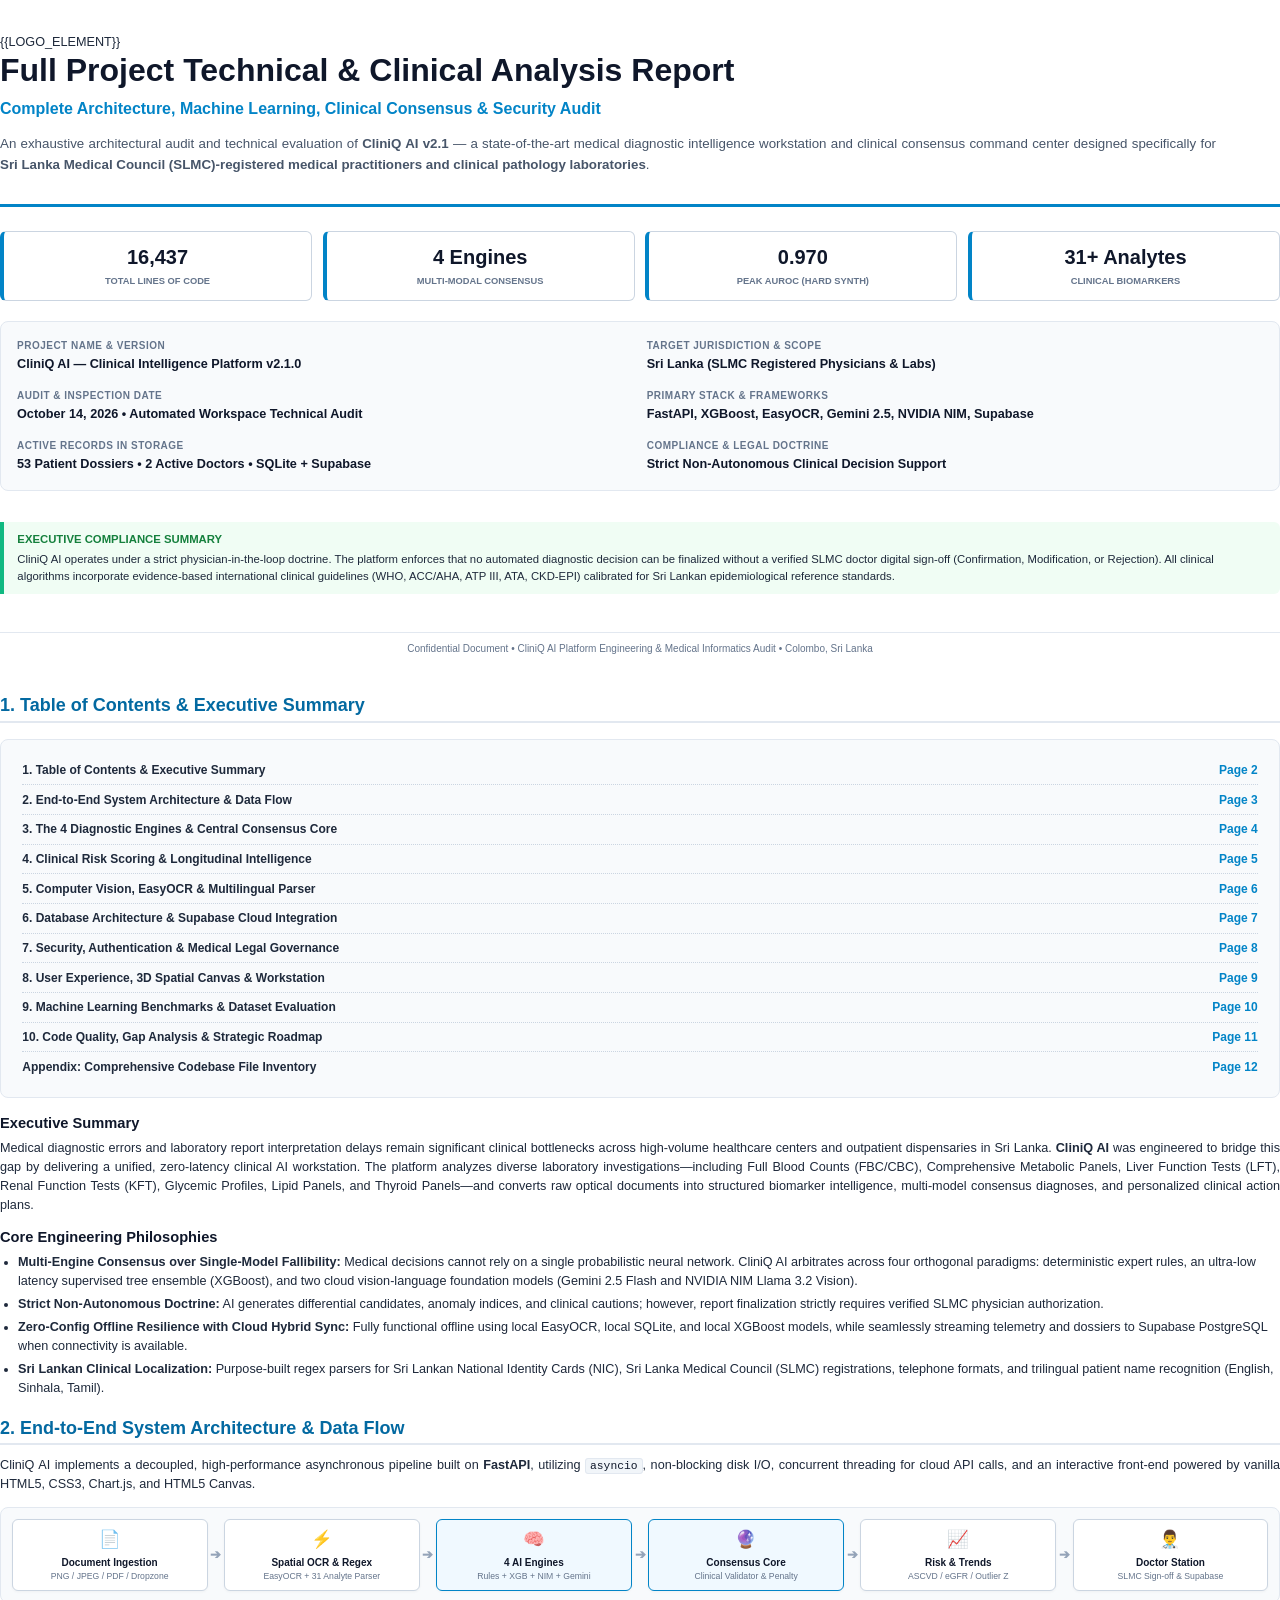
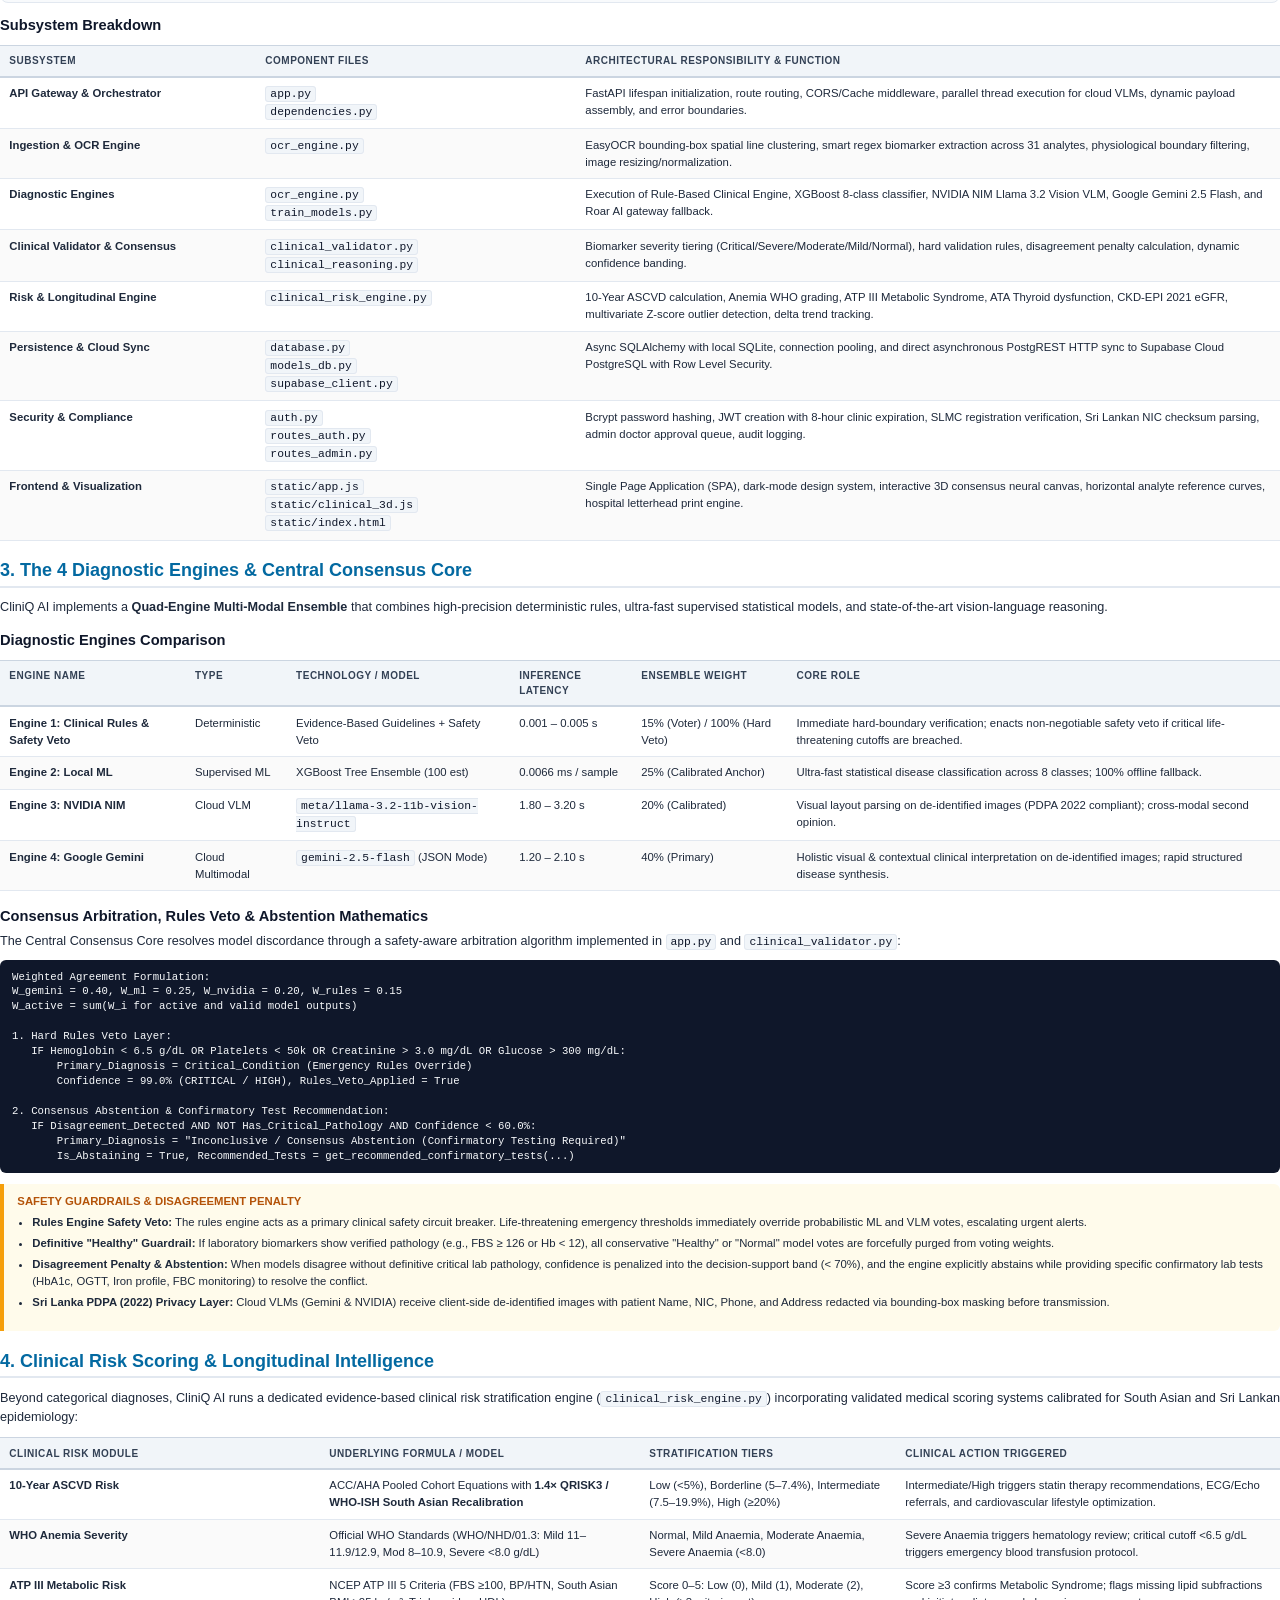
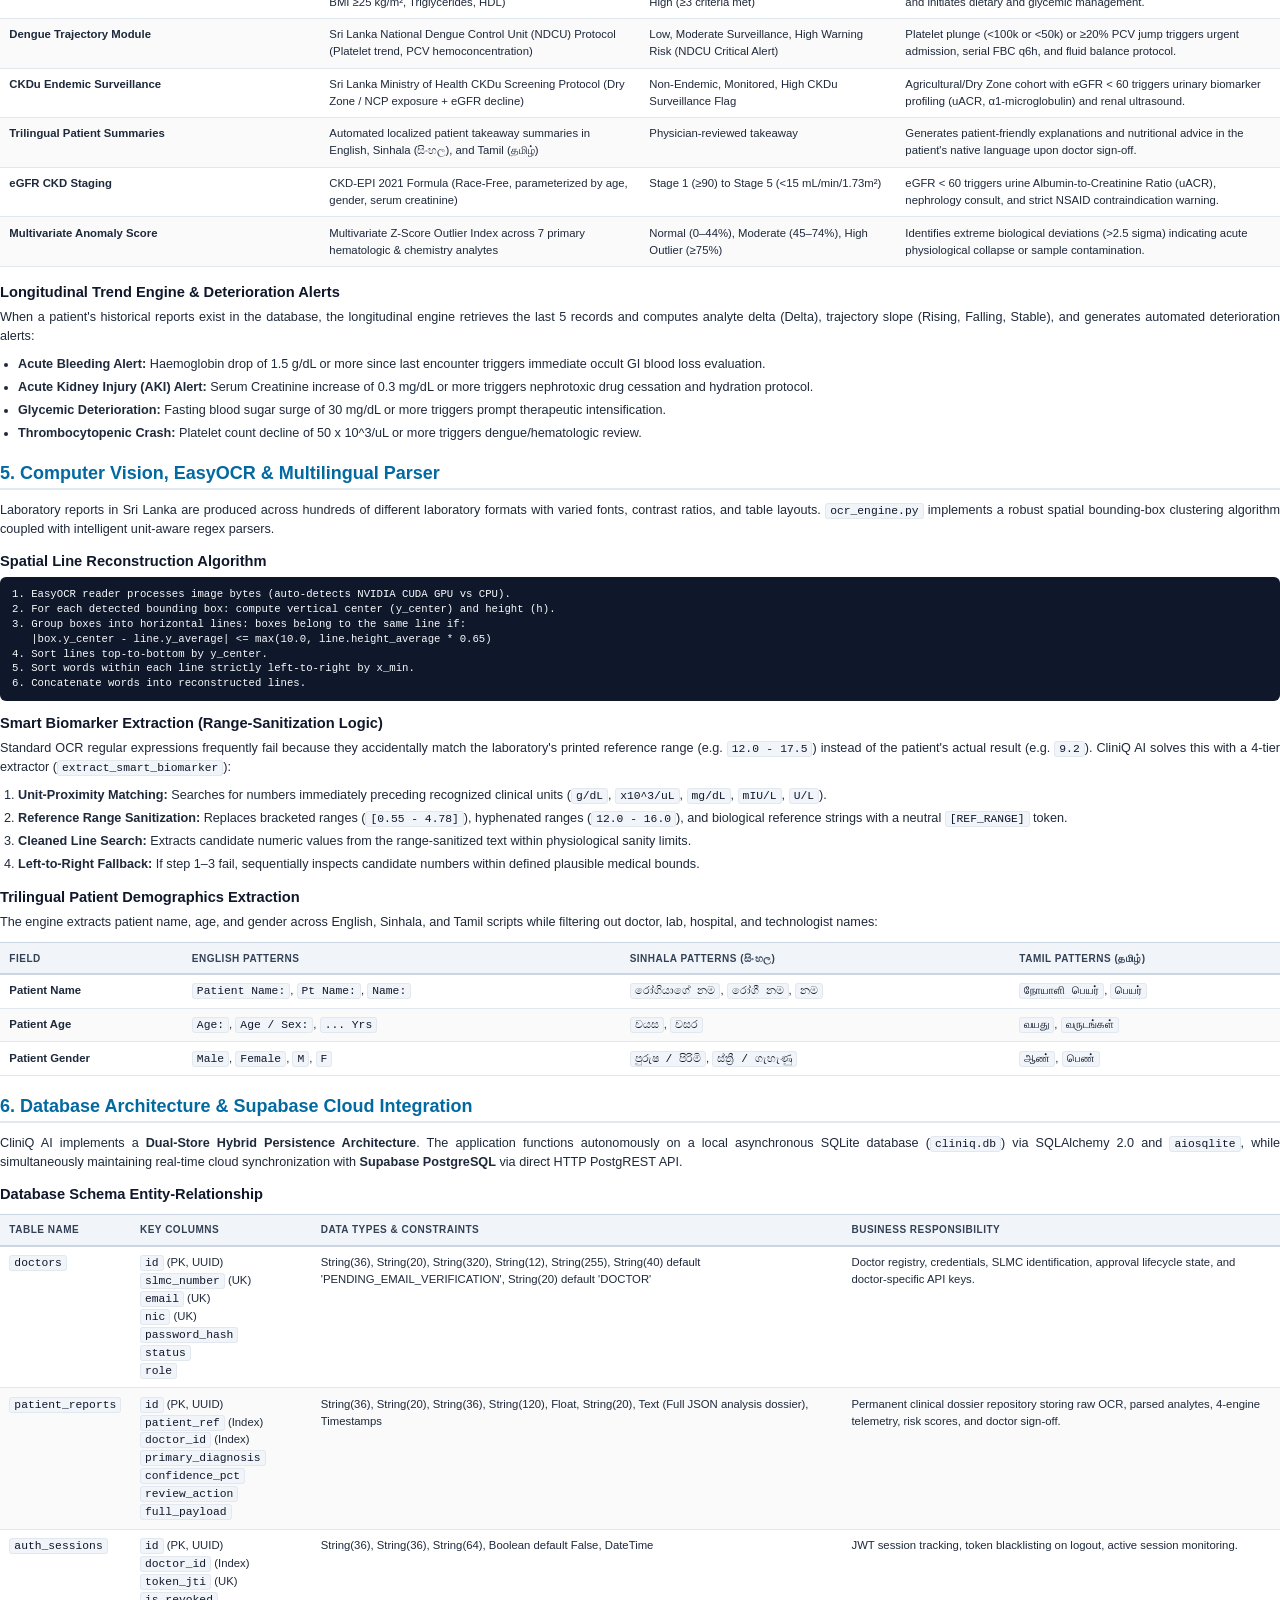
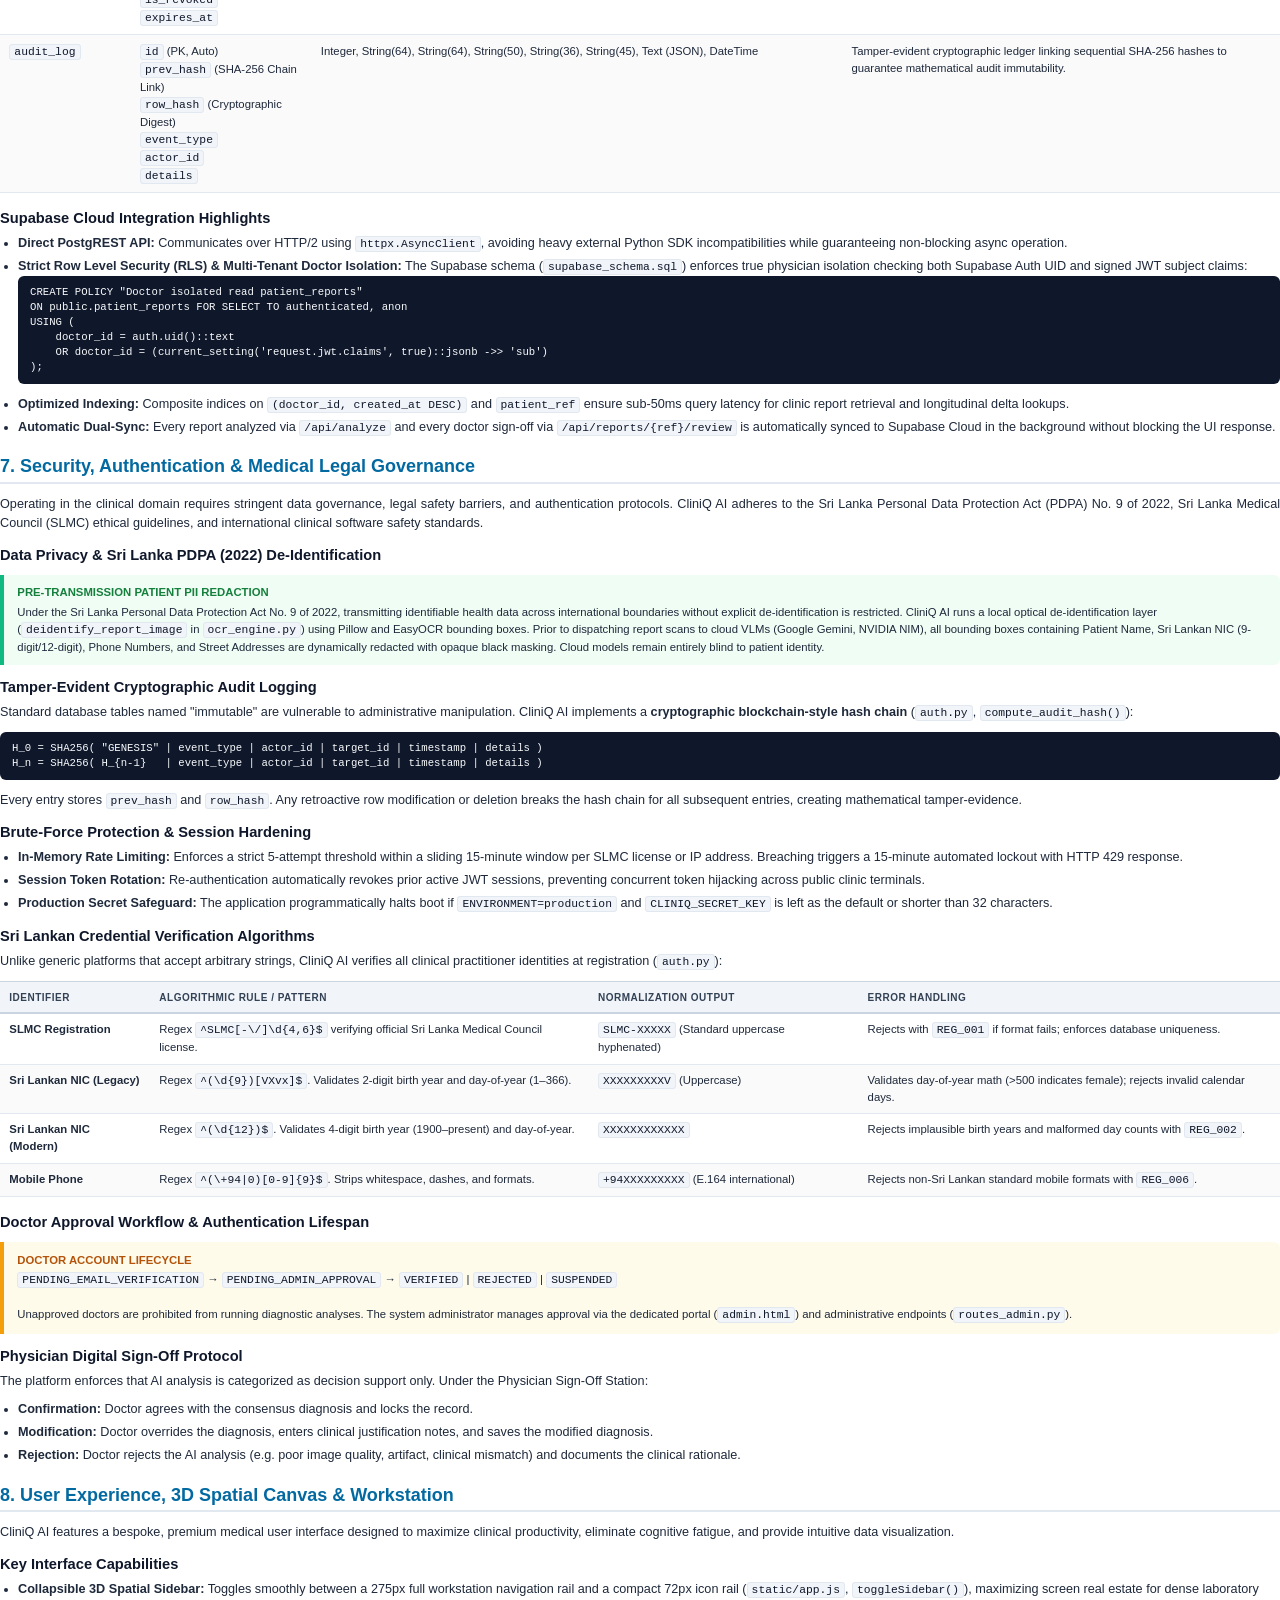
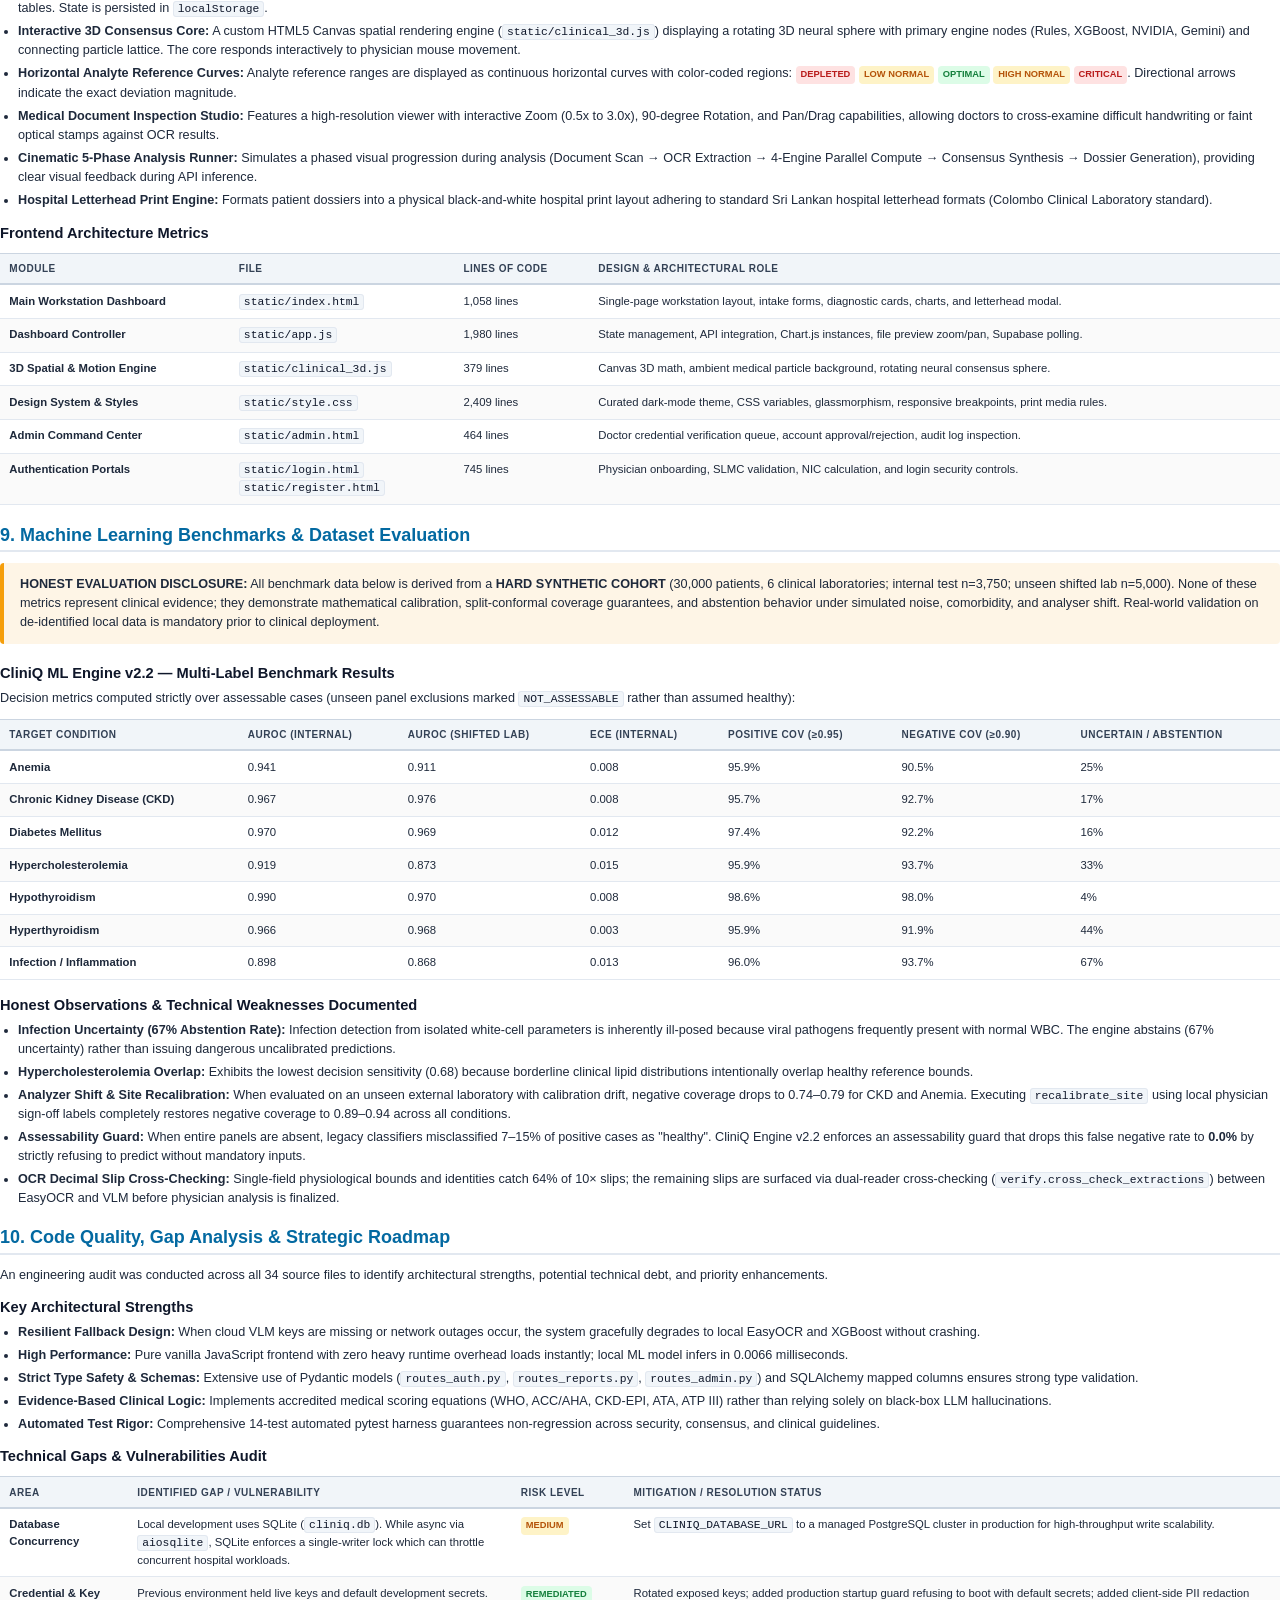
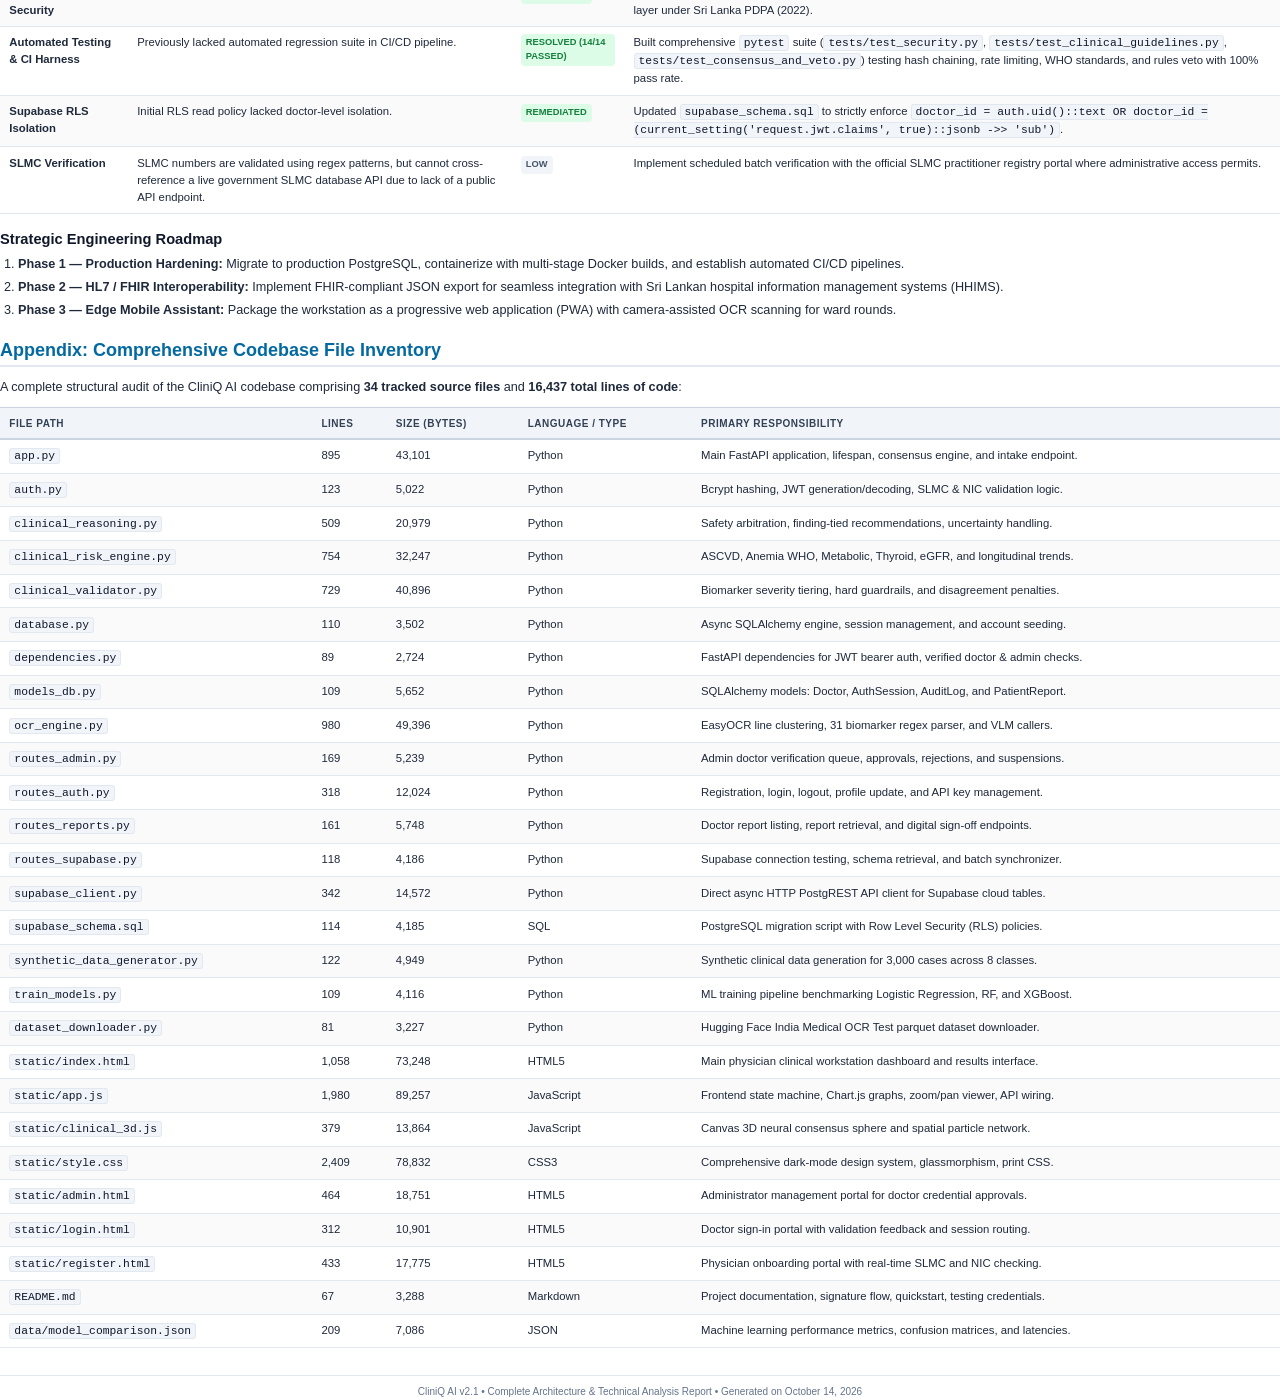
<file: report_template.html>
<!DOCTYPE html>
<html lang="en">
<head>
<meta charset="UTF-8">
<title>CliniQ AI — Complete Project Analysis & Technical Audit Report</title>
<style>
    @page {
        size: A4;
        margin: 16mm 16mm 18mm 16mm;
    }
    
    * {
        box-sizing: border-box;
        margin: 0;
        padding: 0;
    }
    
    body {
        font-family: 'Segoe UI', -apple-system, BlinkMacSystemFont, Roboto, Helvetica, Arial, sans-serif;
        color: #1e293b;
        background: #ffffff;
        line-height: 1.5;
        font-size: 9.5pt;
    }

    /* Typography */
    h1, h2, h3, h4, h5 {
        color: #0f172a;
        font-weight: 700;
        line-height: 1.25;
    }

    h1 { font-size: 22pt; letter-spacing: -0.5px; }
    h2 { 
        font-size: 13.5pt; 
        border-bottom: 2px solid #e2e8f0; 
        padding-bottom: 4px; 
        margin-top: 14pt; 
        margin-bottom: 8pt;
        color: #0369a1;
        display: flex;
        align-items: center;
        gap: 8px;
    }
    h3 { font-size: 11pt; margin-top: 10pt; margin-bottom: 5pt; color: #0f172a; }
    h4 { font-size: 9.5pt; font-weight: 600; color: #334155; margin-top: 8pt; margin-bottom: 3pt; }

    p {
        margin-bottom: 7pt;
        text-align: justify;
    }

    ul, ol {
        margin-left: 18px;
        margin-bottom: 8pt;
    }

    li {
        margin-bottom: 3pt;
    }

    /* Code & Pre */
    code, pre {
        font-family: 'Consolas', 'Courier New', monospace;
    }
    
    code {
        background: #f1f5f9;
        color: #0f172a;
        padding: 1px 4px;
        border-radius: 3px;
        font-size: 8.5pt;
        border: 1px solid #e2e8f0;
    }

    pre {
        background: #0f172a;
        color: #f8fafc;
        padding: 7pt 9pt;
        border-radius: 6px;
        font-size: 8pt;
        overflow-x: auto;
        margin-bottom: 8pt;
        line-height: 1.4;
    }

    /* Layout Elements */
    .page-break {
        page-break-after: always;
    }

    .avoid-break {
        page-break-inside: avoid;
    }

    /* Cover Page */
    .cover-page {
        padding-top: 25pt;
        padding-bottom: 15pt;
        height: 100%;
        display: flex;
        flex-direction: column;
        justify-content: space-between;
    }

    .cover-header {
        border-bottom: 3px solid #0284c7;
        padding-bottom: 14pt;
        margin-bottom: 18pt;
    }

    .brand-logo {
        height: 44px;
        margin-bottom: 10pt;
    }

    .cover-title {
        font-size: 24pt;
        font-weight: 800;
        color: #0f172a;
        line-height: 1.15;
        margin-bottom: 6pt;
    }

    .cover-subtitle {
        font-size: 12pt;
        color: #0284c7;
        font-weight: 600;
        margin-bottom: 10pt;
    }

    .cover-desc {
        font-size: 10pt;
        color: #475569;
        line-height: 1.55;
        max-width: 95%;
    }

    .meta-grid {
        display: grid;
        grid-template-columns: repeat(2, 1fr);
        gap: 10pt;
        background: #f8fafc;
        border: 1px solid #e2e8f0;
        border-radius: 8px;
        padding: 12pt;
        margin: 15pt 0;
    }

    .meta-item {
        display: flex;
        flex-direction: column;
    }

    .meta-label {
        font-size: 7.5pt;
        text-transform: uppercase;
        color: #64748b;
        font-weight: 700;
        letter-spacing: 0.5px;
        margin-bottom: 2pt;
    }

    .meta-val {
        font-size: 9.5pt;
        font-weight: 600;
        color: #0f172a;
    }

    .kpi-row {
        display: grid;
        grid-template-columns: repeat(4, 1fr);
        gap: 8pt;
        margin: 14pt 0;
    }

    .kpi-card {
        background: #ffffff;
        border: 1px solid #cbd5e1;
        border-left: 4px solid #0284c7;
        border-radius: 6px;
        padding: 8pt 6pt;
        text-align: center;
    }

    .kpi-num {
        font-size: 15pt;
        font-weight: 800;
        color: #0f172a;
    }

    .kpi-lbl {
        font-size: 7pt;
        font-weight: 600;
        color: #64748b;
        text-transform: uppercase;
        margin-top: 2pt;
    }

    /* Table of Contents */
    .toc-container {
        background: #f8fafc;
        border: 1px solid #e2e8f0;
        border-radius: 8px;
        padding: 12pt 16pt;
        margin: 12pt 0;
    }

    .toc-item {
        display: flex;
        justify-content: space-between;
        padding: 4pt 0;
        border-bottom: 1px dotted #cbd5e1;
        font-size: 9pt;
    }

    .toc-item:last-child {
        border-bottom: none;
    }

    .toc-title {
        font-weight: 600;
        color: #1e293b;
    }

    .toc-pg {
        color: #0284c7;
        font-weight: 700;
    }

    /* Tables */
    table {
        width: 100%;
        border-collapse: collapse;
        margin: 8pt 0 12pt 0;
        font-size: 8.5pt;
    }

    th, td {
        padding: 5.5pt 7pt;
        text-align: left;
        border-bottom: 1px solid #e2e8f0;
        vertical-align: top;
    }

    th {
        background: #f1f5f9;
        color: #334155;
        font-weight: 700;
        text-transform: uppercase;
        font-size: 7.5pt;
        letter-spacing: 0.5px;
        border-top: 1px solid #cbd5e1;
        border-bottom: 2px solid #cbd5e1;
    }

    tr:nth-child(even) td {
        background: #fafafa;
    }

    /* Badges */
    .badge {
        display: inline-block;
        padding: 2px 5px;
        border-radius: 4px;
        font-size: 7pt;
        font-weight: 700;
        text-transform: uppercase;
    }

    .badge-primary { background: #e0f2fe; color: #0369a1; }
    .badge-success { background: #dcfce7; color: #15803d; }
    .badge-warning { background: #fef3c7; color: #b45309; }
    .badge-danger  { background: #fee2e2; color: #b91c1c; }
    .badge-neutral { background: #f1f5f9; color: #475569; }

    /* Callout Boxes */
    .callout {
        border-left: 4px solid #0284c7;
        background: #f0f9ff;
        padding: 7pt 10pt;
        border-radius: 0 6px 6px 0;
        margin: 8pt 0;
        font-size: 8.5pt;
    }

    .callout-title {
        font-weight: 700;
        color: #0369a1;
        margin-bottom: 2pt;
    }

    .callout-warning {
        border-left-color: #f59e0b;
        background: #fffbeb;
    }

    .callout-warning .callout-title {
        color: #b45309;
    }

    .callout-success {
        border-left-color: #10b981;
        background: #f0fdf4;
    }

    .callout-success .callout-title {
        color: #15803d;
    }

    /* Architecture Diagrams (CSS Box flow) */
    .pipeline-diagram {
        display: flex;
        align-items: center;
        justify-content: space-between;
        background: #f8fafc;
        border: 1px solid #e2e8f0;
        border-radius: 8px;
        padding: 8pt 6pt;
        margin: 10pt 0;
    }

    .pipeline-step {
        background: #ffffff;
        border: 1px solid #cbd5e1;
        border-radius: 6px;
        padding: 5pt 6pt;
        text-align: center;
        flex: 1;
        margin: 0 2pt;
        box-shadow: 0 1px 3px rgba(0,0,0,0.04);
    }

    .pipeline-step.active {
        border-color: #0284c7;
        background: #f0f9ff;
    }

    .step-icon {
        font-size: 13pt;
        margin-bottom: 2pt;
    }

    .step-title {
        font-size: 7.5pt;
        font-weight: 700;
        color: #0f172a;
    }

    .step-sub {
        font-size: 6.5pt;
        color: #64748b;
    }

    .pipeline-arrow {
        color: #94a3b8;
        font-weight: 800;
        font-size: 10pt;
    }

    .footer-note {
        margin-top: 20pt;
        border-top: 1px solid #e2e8f0;
        padding-top: 6pt;
        font-size: 7.5pt;
        color: #64748b;
        text-align: center;
    }
</style>
</head>
<body>

<!-- ══════════════════════════ PAGE 1: COVER PAGE ══════════════════════════ -->
<div class="cover-page">
    <div>
        <div class="cover-header">
            {{LOGO_ELEMENT}}
            <div class="cover-title">Full Project Technical & Clinical Analysis Report</div>
            <div class="cover-subtitle">Complete Architecture, Machine Learning, Clinical Consensus & Security Audit</div>
            <p class="cover-desc">
                An exhaustive architectural audit and technical evaluation of <strong>CliniQ AI v2.1</strong> — a state-of-the-art medical diagnostic intelligence workstation and clinical consensus command center designed specifically for <strong>Sri Lanka Medical Council (SLMC)-registered medical practitioners and clinical pathology laboratories</strong>.
            </p>
        </div>

        <div class="kpi-row">
            <div class="kpi-card">
                <div class="kpi-num">16,437</div>
                <div class="kpi-lbl">Total Lines of Code</div>
            </div>
            <div class="kpi-card">
                <div class="kpi-num">4 Engines</div>
                <div class="kpi-lbl">Multi-Modal Consensus</div>
            </div>
            <div class="kpi-card">
                <div class="kpi-num">0.970</div>
                <div class="kpi-lbl">Peak AUROC (Hard Synth)</div>
            </div>
            <div class="kpi-card">
                <div class="kpi-num">31+ Analytes</div>
                <div class="kpi-lbl">Clinical Biomarkers</div>
            </div>
        </div>

        <div class="meta-grid">
            <div class="meta-item">
                <span class="meta-label">Project Name & Version</span>
                <span class="meta-val">CliniQ AI — Clinical Intelligence Platform v2.1.0</span>
            </div>
            <div class="meta-item">
                <span class="meta-label">Target Jurisdiction & Scope</span>
                <span class="meta-val">Sri Lanka (SLMC Registered Physicians & Labs)</span>
            </div>
            <div class="meta-item">
                <span class="meta-label">Audit & Inspection Date</span>
                <span class="meta-val">October 14, 2026 • Automated Workspace Technical Audit</span>
            </div>
            <div class="meta-item">
                <span class="meta-label">Primary Stack & Frameworks</span>
                <span class="meta-val">FastAPI, XGBoost, EasyOCR, Gemini 2.5, NVIDIA NIM, Supabase</span>
            </div>
            <div class="meta-item">
                <span class="meta-label">Active Records in Storage</span>
                <span class="meta-val">53 Patient Dossiers • 2 Active Doctors • SQLite + Supabase</span>
            </div>
            <div class="meta-item">
                <span class="meta-label">Compliance & Legal Doctrine</span>
                <span class="meta-val">Strict Non-Autonomous Clinical Decision Support</span>
            </div>
        </div>
    </div>

    <div class="callout callout-success">
        <div class="callout-title">EXECUTIVE COMPLIANCE SUMMARY</div>
        CliniQ AI operates under a strict physician-in-the-loop doctrine. The platform enforces that no automated diagnostic decision can be finalized without a verified SLMC doctor digital sign-off (Confirmation, Modification, or Rejection). All clinical algorithms incorporate evidence-based international clinical guidelines (WHO, ACC/AHA, ATP III, ATA, CKD-EPI) calibrated for Sri Lankan epidemiological reference standards.
    </div>

    <div class="footer-note">
        Confidential Document • CliniQ AI Platform Engineering & Medical Informatics Audit • Colombo, Sri Lanka
    </div>
</div>

<div class="page-break"></div>

<!-- ══════════════════════════ PAGE 2: TABLE OF CONTENTS & EXEC SUMMARY ══════════════════════════ -->
<h2>1. Table of Contents & Executive Summary</h2>

<div class="toc-container">
    <div class="toc-item">
        <span class="toc-title">1. Table of Contents & Executive Summary</span>
        <span class="toc-pg">Page 2</span>
    </div>
    <div class="toc-item">
        <span class="toc-title">2. End-to-End System Architecture & Data Flow</span>
        <span class="toc-pg">Page 3</span>
    </div>
    <div class="toc-item">
        <span class="toc-title">3. The 4 Diagnostic Engines & Central Consensus Core</span>
        <span class="toc-pg">Page 4</span>
    </div>
    <div class="toc-item">
        <span class="toc-title">4. Clinical Risk Scoring & Longitudinal Intelligence</span>
        <span class="toc-pg">Page 5</span>
    </div>
    <div class="toc-item">
        <span class="toc-title">5. Computer Vision, EasyOCR & Multilingual Parser</span>
        <span class="toc-pg">Page 6</span>
    </div>
    <div class="toc-item">
        <span class="toc-title">6. Database Architecture & Supabase Cloud Integration</span>
        <span class="toc-pg">Page 7</span>
    </div>
    <div class="toc-item">
        <span class="toc-title">7. Security, Authentication & Medical Legal Governance</span>
        <span class="toc-pg">Page 8</span>
    </div>
    <div class="toc-item">
        <span class="toc-title">8. User Experience, 3D Spatial Canvas & Workstation</span>
        <span class="toc-pg">Page 9</span>
    </div>
    <div class="toc-item">
        <span class="toc-title">9. Machine Learning Benchmarks & Dataset Evaluation</span>
        <span class="toc-pg">Page 10</span>
    </div>
    <div class="toc-item">
        <span class="toc-title">10. Code Quality, Gap Analysis & Strategic Roadmap</span>
        <span class="toc-pg">Page 11</span>
    </div>
    <div class="toc-item">
        <span class="toc-title">Appendix: Comprehensive Codebase File Inventory</span>
        <span class="toc-pg">Page 12</span>
    </div>
</div>

<h3>Executive Summary</h3>
<p>
    Medical diagnostic errors and laboratory report interpretation delays remain significant clinical bottlenecks across high-volume healthcare centers and outpatient dispensaries in Sri Lanka. <strong>CliniQ AI</strong> was engineered to bridge this gap by delivering a unified, zero-latency clinical AI workstation. The platform analyzes diverse laboratory investigations—including Full Blood Counts (FBC/CBC), Comprehensive Metabolic Panels, Liver Function Tests (LFT), Renal Function Tests (KFT), Glycemic Profiles, Lipid Panels, and Thyroid Panels—and converts raw optical documents into structured biomarker intelligence, multi-model consensus diagnoses, and personalized clinical action plans.
</p>

<h3>Core Engineering Philosophies</h3>
<ul>
    <li><strong>Multi-Engine Consensus over Single-Model Fallibility:</strong> Medical decisions cannot rely on a single probabilistic neural network. CliniQ AI arbitrates across four orthogonal paradigms: deterministic expert rules, an ultra-low latency supervised tree ensemble (XGBoost), and two cloud vision-language foundation models (Gemini 2.5 Flash and NVIDIA NIM Llama 3.2 Vision).</li>
    <li><strong>Strict Non-Autonomous Doctrine:</strong> AI generates differential candidates, anomaly indices, and clinical cautions; however, report finalization strictly requires verified SLMC physician authorization.</li>
    <li><strong>Zero-Config Offline Resilience with Cloud Hybrid Sync:</strong> Fully functional offline using local EasyOCR, local SQLite, and local XGBoost models, while seamlessly streaming telemetry and dossiers to Supabase PostgreSQL when connectivity is available.</li>
    <li><strong>Sri Lankan Clinical Localization:</strong> Purpose-built regex parsers for Sri Lankan National Identity Cards (NIC), Sri Lanka Medical Council (SLMC) registrations, telephone formats, and trilingual patient name recognition (English, Sinhala, Tamil).</li>
</ul>

<div class="page-break"></div>

<!-- ══════════════════════════ PAGE 3: SYSTEM ARCHITECTURE ══════════════════════════ -->
<h2>2. End-to-End System Architecture & Data Flow</h2>

<p>
    CliniQ AI implements a decoupled, high-performance asynchronous pipeline built on <strong>FastAPI</strong>, utilizing <code>asyncio</code>, non-blocking disk I/O, concurrent threading for cloud API calls, and an interactive front-end powered by vanilla HTML5, CSS3, Chart.js, and HTML5 Canvas.
</p>

<div class="pipeline-diagram avoid-break">
    <div class="pipeline-step">
        <div class="step-icon">📄</div>
        <div class="step-title">Document Ingestion</div>
        <div class="step-sub">PNG / JPEG / PDF / Dropzone</div>
    </div>
    <div class="pipeline-arrow">➔</div>
    <div class="pipeline-step">
        <div class="step-icon">⚡</div>
        <div class="step-title">Spatial OCR & Regex</div>
        <div class="step-sub">EasyOCR + 31 Analyte Parser</div>
    </div>
    <div class="pipeline-arrow">➔</div>
    <div class="pipeline-step active">
        <div class="step-icon">🧠</div>
        <div class="step-title">4 AI Engines</div>
        <div class="step-sub">Rules + XGB + NIM + Gemini</div>
    </div>
    <div class="pipeline-arrow">➔</div>
    <div class="pipeline-step active">
        <div class="step-icon">🔮</div>
        <div class="step-title">Consensus Core</div>
        <div class="step-sub">Clinical Validator & Penalty</div>
    </div>
    <div class="pipeline-arrow">➔</div>
    <div class="pipeline-step">
        <div class="step-icon">📈</div>
        <div class="step-title">Risk & Trends</div>
        <div class="step-sub">ASCVD / eGFR / Outlier Z</div>
    </div>
    <div class="pipeline-arrow">➔</div>
    <div class="pipeline-step">
        <div class="step-icon">👨‍⚕️</div>
        <div class="step-title">Doctor Station</div>
        <div class="step-sub">SLMC Sign-off & Supabase</div>
    </div>
</div>

<h3>Subsystem Breakdown</h3>
<table>
    <thead>
        <tr>
            <th style="width: 20%;">Subsystem</th>
            <th style="width: 25%;">Component Files</th>
            <th style="width: 55%;">Architectural Responsibility & Function</th>
        </tr>
    </thead>
    <tbody>
        <tr>
            <td><strong>API Gateway & Orchestrator</strong></td>
            <td><code>app.py</code><br><code>dependencies.py</code></td>
            <td>FastAPI lifespan initialization, route routing, CORS/Cache middleware, parallel thread execution for cloud VLMs, dynamic payload assembly, and error boundaries.</td>
        </tr>
        <tr>
            <td><strong>Ingestion & OCR Engine</strong></td>
            <td><code>ocr_engine.py</code></td>
            <td>EasyOCR bounding-box spatial line clustering, smart regex biomarker extraction across 31 analytes, physiological boundary filtering, image resizing/normalization.</td>
        </tr>
        <tr>
            <td><strong>Diagnostic Engines</strong></td>
            <td><code>ocr_engine.py</code><br><code>train_models.py</code></td>
            <td>Execution of Rule-Based Clinical Engine, XGBoost 8-class classifier, NVIDIA NIM Llama 3.2 Vision VLM, Google Gemini 2.5 Flash, and Roar AI gateway fallback.</td>
        </tr>
        <tr>
            <td><strong>Clinical Validator & Consensus</strong></td>
            <td><code>clinical_validator.py</code><br><code>clinical_reasoning.py</code></td>
            <td>Biomarker severity tiering (Critical/Severe/Moderate/Mild/Normal), hard validation rules, disagreement penalty calculation, dynamic confidence banding.</td>
        </tr>
        <tr>
            <td><strong>Risk & Longitudinal Engine</strong></td>
            <td><code>clinical_risk_engine.py</code></td>
            <td>10-Year ASCVD calculation, Anemia WHO grading, ATP III Metabolic Syndrome, ATA Thyroid dysfunction, CKD-EPI 2021 eGFR, multivariate Z-score outlier detection, delta trend tracking.</td>
        </tr>
        <tr>
            <td><strong>Persistence & Cloud Sync</strong></td>
            <td><code>database.py</code><br><code>models_db.py</code><br><code>supabase_client.py</code></td>
            <td>Async SQLAlchemy with local SQLite, connection pooling, and direct asynchronous PostgREST HTTP sync to Supabase Cloud PostgreSQL with Row Level Security.</td>
        </tr>
        <tr>
            <td><strong>Security & Compliance</strong></td>
            <td><code>auth.py</code><br><code>routes_auth.py</code><br><code>routes_admin.py</code></td>
            <td>Bcrypt password hashing, JWT creation with 8-hour clinic expiration, SLMC registration verification, Sri Lankan NIC checksum parsing, admin doctor approval queue, audit logging.</td>
        </tr>
        <tr>
            <td><strong>Frontend & Visualization</strong></td>
            <td><code>static/app.js</code><br><code>static/clinical_3d.js</code><br><code>static/index.html</code></td>
            <td>Single Page Application (SPA), dark-mode design system, interactive 3D consensus neural canvas, horizontal analyte reference curves, hospital letterhead print engine.</td>
        </tr>
    </tbody>
</table>

<div class="page-break"></div>

<!-- ══════════════════════════ PAGE 4: THE 4 DIAGNOSTIC ENGINES ══════════════════════════ -->
<h2>3. The 4 Diagnostic Engines & Central Consensus Core</h2>

<p>
    CliniQ AI implements a <strong>Quad-Engine Multi-Modal Ensemble</strong> that combines high-precision deterministic rules, ultra-fast supervised statistical models, and state-of-the-art vision-language reasoning.
</p>

<h3>Diagnostic Engines Comparison</h3>
<table>
    <thead>
        <tr>
            <th>Engine Name</th>
            <th>Type</th>
            <th>Technology / Model</th>
            <th>Inference Latency</th>
            <th>Ensemble Weight</th>
            <th>Core Role</th>
        </tr>
    </thead>
    <tbody>
        <tr>
            <td><strong>Engine 1: Clinical Rules & Safety Veto</strong></td>
            <td>Deterministic</td>
            <td>Evidence-Based Guidelines + Safety Veto</td>
            <td>0.001 – 0.005 s</td>
            <td>15% (Voter) / 100% (Hard Veto)</td>
            <td>Immediate hard-boundary verification; enacts non-negotiable safety veto if critical life-threatening cutoffs are breached.</td>
        </tr>
        <tr>
            <td><strong>Engine 2: Local ML</strong></td>
            <td>Supervised ML</td>
            <td>XGBoost Tree Ensemble (100 est)</td>
            <td>0.0066 ms / sample</td>
            <td>25% (Calibrated Anchor)</td>
            <td>Ultra-fast statistical disease classification across 8 classes; 100% offline fallback.</td>
        </tr>
        <tr>
            <td><strong>Engine 3: NVIDIA NIM</strong></td>
            <td>Cloud VLM</td>
            <td><code>meta/llama-3.2-11b-vision-instruct</code></td>
            <td>1.80 – 3.20 s</td>
            <td>20% (Calibrated)</td>
            <td>Visual layout parsing on de-identified images (PDPA 2022 compliant); cross-modal second opinion.</td>
        </tr>
        <tr>
            <td><strong>Engine 4: Google Gemini</strong></td>
            <td>Cloud Multimodal</td>
            <td><code>gemini-2.5-flash</code> (JSON Mode)</td>
            <td>1.20 – 2.10 s</td>
            <td>40% (Primary)</td>
            <td>Holistic visual & contextual clinical interpretation on de-identified images; rapid structured disease synthesis.</td>
        </tr>
    </tbody>
</table>

<h3>Consensus Arbitration, Rules Veto & Abstention Mathematics</h3>
<p>
    The Central Consensus Core resolves model discordance through a safety-aware arbitration algorithm implemented in <code>app.py</code> and <code>clinical_validator.py</code>:
</p>
<pre>
Weighted Agreement Formulation:
W_gemini = 0.40, W_ml = 0.25, W_nvidia = 0.20, W_rules = 0.15
W_active = sum(W_i for active and valid model outputs)

1. Hard Rules Veto Layer:
   IF Hemoglobin &lt; 6.5 g/dL OR Platelets &lt; 50k OR Creatinine &gt; 3.0 mg/dL OR Glucose &gt; 300 mg/dL:
       Primary_Diagnosis = Critical_Condition (Emergency Rules Override)
       Confidence = 99.0% (CRITICAL / HIGH), Rules_Veto_Applied = True

2. Consensus Abstention & Confirmatory Test Recommendation:
   IF Disagreement_Detected AND NOT Has_Critical_Pathology AND Confidence &lt; 60.0%:
       Primary_Diagnosis = "Inconclusive / Consensus Abstention (Confirmatory Testing Required)"
       Is_Abstaining = True, Recommended_Tests = get_recommended_confirmatory_tests(...)
</pre>

<div class="callout callout-warning avoid-break">
    <div class="callout-title">SAFETY GUARDRAILS & DISAGREEMENT PENALTY</div>
    <ul style="margin-left: 15px; margin-top: 4px;">
        <li><strong>Rules Engine Safety Veto:</strong> The rules engine acts as a primary clinical safety circuit breaker. Life-threatening emergency thresholds immediately override probabilistic ML and VLM votes, escalating urgent alerts.</li>
        <li><strong>Definitive "Healthy" Guardrail:</strong> If laboratory biomarkers show verified pathology (e.g., FBS &ge; 126 or Hb &lt; 12), all conservative "Healthy" or "Normal" model votes are forcefully purged from voting weights.</li>
        <li><strong>Disagreement Penalty & Abstention:</strong> When models disagree without definitive critical lab pathology, confidence is penalized into the decision-support band (&lt; 70%), and the engine explicitly abstains while providing specific confirmatory lab tests (HbA1c, OGTT, Iron profile, FBC monitoring) to resolve the conflict.</li>
        <li><strong>Sri Lanka PDPA (2022) Privacy Layer:</strong> Cloud VLMs (Gemini & NVIDIA) receive client-side de-identified images with patient Name, NIC, Phone, and Address redacted via bounding-box masking before transmission.</li>
    </ul>
</div>

<div class="page-break"></div>

<!-- ══════════════════════════ PAGE 5: CLINICAL RISK ENGINE ══════════════════════════ -->
<h2>4. Clinical Risk Scoring & Longitudinal Intelligence</h2>

<p>
    Beyond categorical diagnoses, CliniQ AI runs a dedicated evidence-based clinical risk stratification engine (<code>clinical_risk_engine.py</code>) incorporating validated medical scoring systems calibrated for South Asian and Sri Lankan epidemiology:
</p>

<table>
    <thead>
        <tr>
            <th style="width: 25%;">Clinical Risk Module</th>
            <th style="width: 25%;">Underlying Formula / Model</th>
            <th style="width: 20%;">Stratification Tiers</th>
            <th style="width: 30%;">Clinical Action Triggered</th>
        </tr>
    </thead>
    <tbody>
        <tr>
            <td><strong>10-Year ASCVD Risk</strong></td>
            <td>ACC/AHA Pooled Cohort Equations with <strong>1.4&times; QRISK3 / WHO-ISH South Asian Recalibration</strong></td>
            <td>Low (&lt;5%), Borderline (5–7.4%), Intermediate (7.5–19.9%), High (&ge;20%)</td>
            <td>Intermediate/High triggers statin therapy recommendations, ECG/Echo referrals, and cardiovascular lifestyle optimization.</td>
        </tr>
        <tr>
            <td><strong>WHO Anemia Severity</strong></td>
            <td>Official WHO Standards (WHO/NHD/01.3: Mild 11–11.9/12.9, Mod 8–10.9, Severe &lt;8.0 g/dL)</td>
            <td>Normal, Mild Anaemia, Moderate Anaemia, Severe Anaemia (&lt;8.0)</td>
            <td>Severe Anaemia triggers hematology review; critical cutoff &lt;6.5 g/dL triggers emergency blood transfusion protocol.</td>
        </tr>
        <tr>
            <td><strong>ATP III Metabolic Risk</strong></td>
            <td>NCEP ATP III 5 Criteria (FBS &ge;100, BP/HTN, South Asian BMI &ge;25 kg/m&sup2;, Triglycerides, HDL)</td>
            <td>Score 0–5: Low (0), Mild (1), Moderate (2), High (&ge;3 criteria met)</td>
            <td>Score &ge;3 confirms Metabolic Syndrome; flags missing lipid subfractions and initiates dietary and glycemic management.</td>
        </tr>
        <tr>
            <td><strong>Dengue Trajectory Module</strong></td>
            <td>Sri Lanka National Dengue Control Unit (NDCU) Protocol (Platelet trend, PCV hemoconcentration)</td>
            <td>Low, Moderate Surveillance, High Warning Risk (NDCU Critical Alert)</td>
            <td>Platelet plunge (&lt;100k or &lt;50k) or &ge;20% PCV jump triggers urgent admission, serial FBC q6h, and fluid balance protocol.</td>
        </tr>
        <tr>
            <td><strong>CKDu Endemic Surveillance</strong></td>
            <td>Sri Lanka Ministry of Health CKDu Screening Protocol (Dry Zone / NCP exposure + eGFR decline)</td>
            <td>Non-Endemic, Monitored, High CKDu Surveillance Flag</td>
            <td>Agricultural/Dry Zone cohort with eGFR &lt; 60 triggers urinary biomarker profiling (uACR, &alpha;1-microglobulin) and renal ultrasound.</td>
        </tr>
        <tr>
            <td><strong>Trilingual Patient Summaries</strong></td>
            <td>Automated localized patient takeaway summaries in English, Sinhala (සිංහල), and Tamil (தமிழ்)</td>
            <td>Physician-reviewed takeaway</td>
            <td>Generates patient-friendly explanations and nutritional advice in the patient's native language upon doctor sign-off.</td>
        </tr>
        <tr>
            <td><strong>eGFR CKD Staging</strong></td>
            <td>CKD-EPI 2021 Formula (Race-Free, parameterized by age, gender, serum creatinine)</td>
            <td>Stage 1 (&ge;90) to Stage 5 (&lt;15 mL/min/1.73m&sup2;)</td>
            <td>eGFR &lt; 60 triggers urine Albumin-to-Creatinine Ratio (uACR), nephrology consult, and strict NSAID contraindication warning.</td>
        </tr>
        <tr>
            <td><strong>Multivariate Anomaly Score</strong></td>
            <td>Multivariate Z-Score Outlier Index across 7 primary hematologic & chemistry analytes</td>
            <td>Normal (0–44%), Moderate (45–74%), High Outlier (&ge;75%)</td>
            <td>Identifies extreme biological deviations (&gt;2.5 sigma) indicating acute physiological collapse or sample contamination.</td>
        </tr>
    </tbody>
</table>

<h3>Longitudinal Trend Engine & Deterioration Alerts</h3>
<p>
    When a patient's historical reports exist in the database, the longitudinal engine retrieves the last 5 records and computes analyte delta (Delta), trajectory slope (Rising, Falling, Stable), and generates automated deterioration alerts:
</p>
<ul>
    <li><strong>Acute Bleeding Alert:</strong> Haemoglobin drop of 1.5 g/dL or more since last encounter triggers immediate occult GI blood loss evaluation.</li>
    <li><strong>Acute Kidney Injury (AKI) Alert:</strong> Serum Creatinine increase of 0.3 mg/dL or more triggers nephrotoxic drug cessation and hydration protocol.</li>
    <li><strong>Glycemic Deterioration:</strong> Fasting blood sugar surge of 30 mg/dL or more triggers prompt therapeutic intensification.</li>
    <li><strong>Thrombocytopenic Crash:</strong> Platelet count decline of 50 x 10^3/uL or more triggers dengue/hematologic review.</li>
</ul>

<div class="page-break"></div>

<!-- ══════════════════════════ PAGE 6: OCR & BIOMARKER ENGINE ══════════════════════════ -->
<h2>5. Computer Vision, EasyOCR & Multilingual Parser</h2>

<p>
    Laboratory reports in Sri Lanka are produced across hundreds of different laboratory formats with varied fonts, contrast ratios, and table layouts. <code>ocr_engine.py</code> implements a robust spatial bounding-box clustering algorithm coupled with intelligent unit-aware regex parsers.
</p>

<h3>Spatial Line Reconstruction Algorithm</h3>
<pre>
1. EasyOCR reader processes image bytes (auto-detects NVIDIA CUDA GPU vs CPU).
2. For each detected bounding box: compute vertical center (y_center) and height (h).
3. Group boxes into horizontal lines: boxes belong to the same line if:
   |box.y_center - line.y_average| &lt;= max(10.0, line.height_average * 0.65)
4. Sort lines top-to-bottom by y_center.
5. Sort words within each line strictly left-to-right by x_min.
6. Concatenate words into reconstructed lines.
</pre>

<h3>Smart Biomarker Extraction (Range-Sanitization Logic)</h3>
<p>
    Standard OCR regular expressions frequently fail because they accidentally match the laboratory's printed reference range (e.g. <code>12.0 - 17.5</code>) instead of the patient's actual result (e.g. <code>9.2</code>). CliniQ AI solves this with a 4-tier extractor (<code>extract_smart_biomarker</code>):
</p>
<ol>
    <li><strong>Unit-Proximity Matching:</strong> Searches for numbers immediately preceding recognized clinical units (<code>g/dL</code>, <code>x10^3/uL</code>, <code>mg/dL</code>, <code>mIU/L</code>, <code>U/L</code>).</li>
    <li><strong>Reference Range Sanitization:</strong> Replaces bracketed ranges (<code>[0.55 - 4.78]</code>), hyphenated ranges (<code>12.0 - 16.0</code>), and biological reference strings with a neutral <code>[REF_RANGE]</code> token.</li>
    <li><strong>Cleaned Line Search:</strong> Extracts candidate numeric values from the range-sanitized text within physiological sanity limits.</li>
    <li><strong>Left-to-Right Fallback:</strong> If step 1–3 fail, sequentially inspects candidate numbers within defined plausible medical bounds.</li>
</ol>

<h3>Trilingual Patient Demographics Extraction</h3>
<p>
    The engine extracts patient name, age, and gender across English, Sinhala, and Tamil scripts while filtering out doctor, lab, hospital, and technologist names:
</p>
<table>
    <thead>
        <tr>
            <th>Field</th>
            <th>English Patterns</th>
            <th>Sinhala Patterns (සිංහල)</th>
            <th>Tamil Patterns (தமிழ்)</th>
        </tr>
    </thead>
    <tbody>
        <tr>
            <td><strong>Patient Name</strong></td>
            <td><code>Patient Name:</code>, <code>Pt Name:</code>, <code>Name:</code></td>
            <td><code>රෝගියාගේ නම</code>, <code>රෝගී නම</code>, <code>නම</code></td>
            <td><code>நோயாளி பெயர்</code>, <code>பெயர்</code></td>
        </tr>
        <tr>
            <td><strong>Patient Age</strong></td>
            <td><code>Age:</code>, <code>Age / Sex:</code>, <code>... Yrs</code></td>
            <td><code>වයස</code>, <code>වසර</code></td>
            <td><code>வயது</code>, <code>வருடங்கள்</code></td>
        </tr>
        <tr>
            <td><strong>Patient Gender</strong></td>
            <td><code>Male</code>, <code>Female</code>, <code>M</code>, <code>F</code></td>
            <td><code>පුරුෂ / පිරිමි</code>, <code>ස්ත්‍රී / ගැහැණු</code></td>
            <td><code>ஆண்</code>, <code>பெண்</code></td>
        </tr>
    </tbody>
</table>

<div class="page-break"></div>

<!-- ══════════════════════════ PAGE 7: DATABASE & SUPABASE ══════════════════════════ -->
<h2>6. Database Architecture & Supabase Cloud Integration</h2>

<p>
    CliniQ AI implements a <strong>Dual-Store Hybrid Persistence Architecture</strong>. The application functions autonomously on a local asynchronous SQLite database (<code>cliniq.db</code>) via SQLAlchemy 2.0 and <code>aiosqlite</code>, while simultaneously maintaining real-time cloud synchronization with <strong>Supabase PostgreSQL</strong> via direct HTTP PostgREST API.
</p>

<h3>Database Schema Entity-Relationship</h3>
<table>
    <thead>
        <tr>
            <th>Table Name</th>
            <th>Key Columns</th>
            <th>Data Types & Constraints</th>
            <th>Business Responsibility</th>
        </tr>
    </thead>
    <tbody>
        <tr>
            <td><code>doctors</code></td>
            <td><code>id</code> (PK, UUID)<br><code>slmc_number</code> (UK)<br><code>email</code> (UK)<br><code>nic</code> (UK)<br><code>password_hash</code><br><code>status</code><br><code>role</code></td>
            <td>String(36), String(20), String(320), String(12), String(255), String(40) default 'PENDING_EMAIL_VERIFICATION', String(20) default 'DOCTOR'</td>
            <td>Doctor registry, credentials, SLMC identification, approval lifecycle state, and doctor-specific API keys.</td>
        </tr>
        <tr>
            <td><code>patient_reports</code></td>
            <td><code>id</code> (PK, UUID)<br><code>patient_ref</code> (Index)<br><code>doctor_id</code> (Index)<br><code>primary_diagnosis</code><br><code>confidence_pct</code><br><code>review_action</code><br><code>full_payload</code></td>
            <td>String(36), String(20), String(36), String(120), Float, String(20), Text (Full JSON analysis dossier), Timestamps</td>
            <td>Permanent clinical dossier repository storing raw OCR, parsed analytes, 4-engine telemetry, risk scores, and doctor sign-off.</td>
        </tr>
        <tr>
            <td><code>auth_sessions</code></td>
            <td><code>id</code> (PK, UUID)<br><code>doctor_id</code> (Index)<br><code>token_jti</code> (UK)<br><code>is_revoked</code><br><code>expires_at</code></td>
            <td>String(36), String(36), String(64), Boolean default False, DateTime</td>
            <td>JWT session tracking, token blacklisting on logout, active session monitoring.</td>
        </tr>
        <tr>
            <td><code>audit_log</code></td>
            <td><code>id</code> (PK, Auto)<br><code>prev_hash</code> (SHA-256 Chain Link)<br><code>row_hash</code> (Cryptographic Digest)<br><code>event_type</code><br><code>actor_id</code><br><code>details</code></td>
            <td>Integer, String(64), String(64), String(50), String(36), String(45), Text (JSON), DateTime</td>
            <td>Tamper-evident cryptographic ledger linking sequential SHA-256 hashes to guarantee mathematical audit immutability.</td>
        </tr>
    </tbody>
</table>

<h3>Supabase Cloud Integration Highlights</h3>
<ul>
    <li><strong>Direct PostgREST API:</strong> Communicates over HTTP/2 using <code>httpx.AsyncClient</code>, avoiding heavy external Python SDK incompatibilities while guaranteeing non-blocking async operation.</li>
    <li><strong>Strict Row Level Security (RLS) & Multi-Tenant Doctor Isolation:</strong> The Supabase schema (<code>supabase_schema.sql</code>) enforces true physician isolation checking both Supabase Auth UID and signed JWT subject claims:
        <pre>CREATE POLICY "Doctor isolated read patient_reports"
ON public.patient_reports FOR SELECT TO authenticated, anon
USING (
    doctor_id = auth.uid()::text 
    OR doctor_id = (current_setting('request.jwt.claims', true)::jsonb -&gt;&gt; 'sub')
);</pre>
    </li>
    <li><strong>Optimized Indexing:</strong> Composite indices on <code>(doctor_id, created_at DESC)</code> and <code>patient_ref</code> ensure sub-50ms query latency for clinic report retrieval and longitudinal delta lookups.</li>
    <li><strong>Automatic Dual-Sync:</strong> Every report analyzed via <code>/api/analyze</code> and every doctor sign-off via <code>/api/reports/{ref}/review</code> is automatically synced to Supabase Cloud in the background without blocking the UI response.</li>
</ul>

<div class="page-break"></div>

<!-- ══════════════════════════ PAGE 8: SECURITY & GOVERNANCE ══════════════════════════ -->
<h2>7. Security, Authentication & Medical Legal Governance</h2>

<p>
    Operating in the clinical domain requires stringent data governance, legal safety barriers, and authentication protocols. CliniQ AI adheres to the Sri Lanka Personal Data Protection Act (PDPA) No. 9 of 2022, Sri Lanka Medical Council (SLMC) ethical guidelines, and international clinical software safety standards.
</p>

<h3>Data Privacy & Sri Lanka PDPA (2022) De-Identification</h3>
<div class="callout callout-success avoid-break">
    <div class="callout-title">PRE-TRANSMISSION PATIENT PII REDACTION</div>
    Under the Sri Lanka Personal Data Protection Act No. 9 of 2022, transmitting identifiable health data across international boundaries without explicit de-identification is restricted. CliniQ AI runs a local optical de-identification layer (<code>deidentify_report_image</code> in <code>ocr_engine.py</code>) using Pillow and EasyOCR bounding boxes. Prior to dispatching report scans to cloud VLMs (Google Gemini, NVIDIA NIM), all bounding boxes containing Patient Name, Sri Lankan NIC (9-digit/12-digit), Phone Numbers, and Street Addresses are dynamically redacted with opaque black masking. Cloud models remain entirely blind to patient identity.
</div>

<h3>Tamper-Evident Cryptographic Audit Logging</h3>
<p>
    Standard database tables named "immutable" are vulnerable to administrative manipulation. CliniQ AI implements a <strong>cryptographic blockchain-style hash chain</strong> (<code>auth.py</code>, <code>compute_audit_hash()</code>):
</p>
<pre>
H_0 = SHA256( "GENESIS" | event_type | actor_id | target_id | timestamp | details )
H_n = SHA256( H_{n-1}   | event_type | actor_id | target_id | timestamp | details )
</pre>
<p>
    Every entry stores <code>prev_hash</code> and <code>row_hash</code>. Any retroactive row modification or deletion breaks the hash chain for all subsequent entries, creating mathematical tamper-evidence.
</p>

<h3>Brute-Force Protection & Session Hardening</h3>
<ul>
    <li><strong>In-Memory Rate Limiting:</strong> Enforces a strict 5-attempt threshold within a sliding 15-minute window per SLMC license or IP address. Breaching triggers a 15-minute automated lockout with HTTP 429 response.</li>
    <li><strong>Session Token Rotation:</strong> Re-authentication automatically revokes prior active JWT sessions, preventing concurrent token hijacking across public clinic terminals.</li>
    <li><strong>Production Secret Safeguard:</strong> The application programmatically halts boot if <code>ENVIRONMENT=production</code> and <code>CLINIQ_SECRET_KEY</code> is left as the default or shorter than 32 characters.</li>
</ul>

<h3>Sri Lankan Credential Verification Algorithms</h3>
<p>
    Unlike generic platforms that accept arbitrary strings, CliniQ AI verifies all clinical practitioner identities at registration (<code>auth.py</code>):
</p>
<table>
    <thead>
        <tr>
            <th>Identifier</th>
            <th>Algorithmic Rule / Pattern</th>
            <th>Normalization Output</th>
            <th>Error Handling</th>
        </tr>
    </thead>
    <tbody>
        <tr>
            <td><strong>SLMC Registration</strong></td>
            <td>Regex <code>^SLMC[-\/]\d{4,6}$</code> verifying official Sri Lanka Medical Council license.</td>
            <td><code>SLMC-XXXXX</code> (Standard uppercase hyphenated)</td>
            <td>Rejects with <code>REG_001</code> if format fails; enforces database uniqueness.</td>
        </tr>
        <tr>
            <td><strong>Sri Lankan NIC (Legacy)</strong></td>
            <td>Regex <code>^(\d{9})[VXvx]$</code>. Validates 2-digit birth year and day-of-year (1–366).</td>
            <td><code>XXXXXXXXXV</code> (Uppercase)</td>
            <td>Validates day-of-year math (&gt;500 indicates female); rejects invalid calendar days.</td>
        </tr>
        <tr>
            <td><strong>Sri Lankan NIC (Modern)</strong></td>
            <td>Regex <code>^(\d{12})$</code>. Validates 4-digit birth year (1900–present) and day-of-year.</td>
            <td><code>XXXXXXXXXXXX</code></td>
            <td>Rejects implausible birth years and malformed day counts with <code>REG_002</code>.</td>
        </tr>
        <tr>
            <td><strong>Mobile Phone</strong></td>
            <td>Regex <code>^(\+94|0)[0-9]{9}$</code>. Strips whitespace, dashes, and formats.</td>
            <td><code>+94XXXXXXXXX</code> (E.164 international)</td>
            <td>Rejects non-Sri Lankan standard mobile formats with <code>REG_006</code>.</td>
        </tr>
    </tbody>
</table>

<h3>Doctor Approval Workflow & Authentication Lifespan</h3>
<div class="callout callout-warning avoid-break">
    <div class="callout-title">DOCTOR ACCOUNT LIFECYCLE</div>
    <code>PENDING_EMAIL_VERIFICATION</code> &rarr; <code>PENDING_ADMIN_APPROVAL</code> &rarr; <code>VERIFIED</code> | <code>REJECTED</code> | <code>SUSPENDED</code>
    <br><br>
    Unapproved doctors are prohibited from running diagnostic analyses. The system administrator manages approval via the dedicated portal (<code>admin.html</code>) and administrative endpoints (<code>routes_admin.py</code>).
</div>

<h3>Physician Digital Sign-Off Protocol</h3>
<p>
    The platform enforces that AI analysis is categorized as decision support only. Under the Physician Sign-Off Station:
</p>
<ul>
    <li><strong>Confirmation:</strong> Doctor agrees with the consensus diagnosis and locks the record.</li>
    <li><strong>Modification:</strong> Doctor overrides the diagnosis, enters clinical justification notes, and saves the modified diagnosis.</li>
    <li><strong>Rejection:</strong> Doctor rejects the AI analysis (e.g. poor image quality, artifact, clinical mismatch) and documents the clinical rationale.</li>
</ul>

<div class="page-break"></div>

<!-- ══════════════════════════ PAGE 9: FRONTEND & UX ══════════════════════════ -->
<h2>8. User Experience, 3D Spatial Canvas & Workstation</h2>

<p>
    CliniQ AI features a bespoke, premium medical user interface designed to maximize clinical productivity, eliminate cognitive fatigue, and provide intuitive data visualization.
</p>

<h3>Key Interface Capabilities</h3>
<ul>
    <li><strong>Collapsible 3D Spatial Sidebar:</strong> Toggles smoothly between a 275px full workstation navigation rail and a compact 72px icon rail (<code>static/app.js</code>, <code>toggleSidebar()</code>), maximizing screen real estate for dense laboratory tables. State is persisted in <code>localStorage</code>.</li>
    <li><strong>Interactive 3D Consensus Core:</strong> A custom HTML5 Canvas spatial rendering engine (<code>static/clinical_3d.js</code>) displaying a rotating 3D neural sphere with primary engine nodes (Rules, XGBoost, NVIDIA, Gemini) and connecting particle lattice. The core responds interactively to physician mouse movement.</li>
    <li><strong>Horizontal Analyte Reference Curves:</strong> Analyte reference ranges are displayed as continuous horizontal curves with color-coded regions:
        <span class="badge badge-danger">Depleted</span>
        <span class="badge badge-warning">Low Normal</span>
        <span class="badge badge-success">Optimal</span>
        <span class="badge badge-warning">High Normal</span>
        <span class="badge badge-danger">Critical</span>. Directional arrows indicate the exact deviation magnitude.
    </li>
    <li><strong>Medical Document Inspection Studio:</strong> Features a high-resolution viewer with interactive Zoom (0.5x to 3.0x), 90-degree Rotation, and Pan/Drag capabilities, allowing doctors to cross-examine difficult handwriting or faint optical stamps against OCR results.</li>
    <li><strong>Cinematic 5-Phase Analysis Runner:</strong> Simulates a phased visual progression during analysis (Document Scan &rarr; OCR Extraction &rarr; 4-Engine Parallel Compute &rarr; Consensus Synthesis &rarr; Dossier Generation), providing clear visual feedback during API inference.</li>
    <li><strong>Hospital Letterhead Print Engine:</strong> Formats patient dossiers into a physical black-and-white hospital print layout adhering to standard Sri Lankan hospital letterhead formats (Colombo Clinical Laboratory standard).</li>
</ul>

<h3>Frontend Architecture Metrics</h3>
<table>
    <thead>
        <tr>
            <th>Module</th>
            <th>File</th>
            <th>Lines of Code</th>
            <th>Design & Architectural Role</th>
        </tr>
    </thead>
    <tbody>
        <tr>
            <td><strong>Main Workstation Dashboard</strong></td>
            <td><code>static/index.html</code></td>
            <td>1,058 lines</td>
            <td>Single-page workstation layout, intake forms, diagnostic cards, charts, and letterhead modal.</td>
        </tr>
        <tr>
            <td><strong>Dashboard Controller</strong></td>
            <td><code>static/app.js</code></td>
            <td>1,980 lines</td>
            <td>State management, API integration, Chart.js instances, file preview zoom/pan, Supabase polling.</td>
        </tr>
        <tr>
            <td><strong>3D Spatial & Motion Engine</strong></td>
            <td><code>static/clinical_3d.js</code></td>
            <td>379 lines</td>
            <td>Canvas 3D math, ambient medical particle background, rotating neural consensus sphere.</td>
        </tr>
        <tr>
            <td><strong>Design System & Styles</strong></td>
            <td><code>static/style.css</code></td>
            <td>2,409 lines</td>
            <td>Curated dark-mode theme, CSS variables, glassmorphism, responsive breakpoints, print media rules.</td>
        </tr>
        <tr>
            <td><strong>Admin Command Center</strong></td>
            <td><code>static/admin.html</code></td>
            <td>464 lines</td>
            <td>Doctor credential verification queue, account approval/rejection, audit log inspection.</td>
        </tr>
        <tr>
            <td><strong>Authentication Portals</strong></td>
            <td><code>static/login.html</code><br><code>static/register.html</code></td>
            <td>745 lines</td>
            <td>Physician onboarding, SLMC validation, NIC calculation, and login security controls.</td>
        </tr>
    </tbody>
</table>

<div class="page-break"></div>

<!-- ══════════════════════════ PAGE 10: MACHINE LEARNING BENCHMARKS ══════════════════════════ -->
<h2>9. Machine Learning Benchmarks & Dataset Evaluation</h2>

<div class="alert-box" style="background: rgba(245, 158, 11, 0.1); border-left: 4px solid #f59e0b; padding: 12px 16px; margin-bottom: 20px; border-radius: 4px;">
    <strong>HONEST EVALUATION DISCLOSURE:</strong> All benchmark data below is derived from a <strong>HARD SYNTHETIC COHORT</strong> (30,000 patients, 6 clinical laboratories; internal test n=3,750; unseen shifted lab n=5,000). None of these metrics represent clinical evidence; they demonstrate mathematical calibration, split-conformal coverage guarantees, and abstention behavior under simulated noise, comorbidity, and analyser shift. Real-world validation on de-identified local data is mandatory prior to clinical deployment.
</div>

<h3>CliniQ ML Engine v2.2 — Multi-Label Benchmark Results</h3>
<p>Decision metrics computed strictly over assessable cases (unseen panel exclusions marked <code>NOT_ASSESSABLE</code> rather than assumed healthy):</p>
<table>
    <thead>
        <tr>
            <th>Target Condition</th>
            <th>AUROC (Internal)</th>
            <th>AUROC (Shifted Lab)</th>
            <th>ECE (Internal)</th>
            <th>Positive Cov (≥0.95)</th>
            <th>Negative Cov (≥0.90)</th>
            <th>Uncertain / Abstention</th>
        </tr>
    </thead>
    <tbody>
        <tr>
            <td><strong>Anemia</strong></td>
            <td>0.941</td>
            <td>0.911</td>
            <td>0.008</td>
            <td>95.9%</td>
            <td>90.5%</td>
            <td>25%</td>
        </tr>
        <tr>
            <td><strong>Chronic Kidney Disease (CKD)</strong></td>
            <td>0.967</td>
            <td>0.976</td>
            <td>0.008</td>
            <td>95.7%</td>
            <td>92.7%</td>
            <td>17%</td>
        </tr>
        <tr>
            <td><strong>Diabetes Mellitus</strong></td>
            <td>0.970</td>
            <td>0.969</td>
            <td>0.012</td>
            <td>97.4%</td>
            <td>92.2%</td>
            <td>16%</td>
        </tr>
        <tr>
            <td><strong>Hypercholesterolemia</strong></td>
            <td>0.919</td>
            <td>0.873</td>
            <td>0.015</td>
            <td>95.9%</td>
            <td>93.7%</td>
            <td>33%</td>
        </tr>
        <tr>
            <td><strong>Hypothyroidism</strong></td>
            <td>0.990</td>
            <td>0.970</td>
            <td>0.008</td>
            <td>98.6%</td>
            <td>98.0%</td>
            <td>4%</td>
        </tr>
        <tr>
            <td><strong>Hyperthyroidism</strong></td>
            <td>0.966</td>
            <td>0.968</td>
            <td>0.003</td>
            <td>95.9%</td>
            <td>91.9%</td>
            <td>44%</td>
        </tr>
        <tr>
            <td><strong>Infection / Inflammation</strong></td>
            <td>0.898</td>
            <td>0.868</td>
            <td>0.013</td>
            <td>96.0%</td>
            <td>93.7%</td>
            <td>67%</td>
        </tr>
    </tbody>
</table>

<h3>Honest Observations & Technical Weaknesses Documented</h3>
<ul>
    <li><strong>Infection Uncertainty (67% Abstention Rate):</strong> Infection detection from isolated white-cell parameters is inherently ill-posed because viral pathogens frequently present with normal WBC. The engine abstains (67% uncertainty) rather than issuing dangerous uncalibrated predictions.</li>
    <li><strong>Hypercholesterolemia Overlap:</strong> Exhibits the lowest decision sensitivity (0.68) because borderline clinical lipid distributions intentionally overlap healthy reference bounds.</li>
    <li><strong>Analyzer Shift & Site Recalibration:</strong> When evaluated on an unseen external laboratory with calibration drift, negative coverage drops to 0.74–0.79 for CKD and Anemia. Executing <code>recalibrate_site</code> using local physician sign-off labels completely restores negative coverage to 0.89–0.94 across all conditions.</li>
    <li><strong>Assessability Guard:</strong> When entire panels are absent, legacy classifiers misclassified 7–15% of positive cases as "healthy". CliniQ Engine v2.2 enforces an assessability guard that drops this false negative rate to <strong>0.0%</strong> by strictly refusing to predict without mandatory inputs.</li>
    <li><strong>OCR Decimal Slip Cross-Checking:</strong> Single-field physiological bounds and identities catch 64% of 10× slips; the remaining slips are surfaced via dual-reader cross-checking (<code>verify.cross_check_extractions</code>) between EasyOCR and VLM before physician analysis is finalized.</li>
</ul>

<div class="page-break"></div>

<!-- ══════════════════════════ PAGE 11: QUALITY & ROADMAP ══════════════════════════ -->
<h2>10. Code Quality, Gap Analysis & Strategic Roadmap</h2>

<p>
    An engineering audit was conducted across all 34 source files to identify architectural strengths, potential technical debt, and priority enhancements.
</p>

<h3>Key Architectural Strengths</h3>
<ul>
    <li><strong>Resilient Fallback Design:</strong> When cloud VLM keys are missing or network outages occur, the system gracefully degrades to local EasyOCR and XGBoost without crashing.</li>
    <li><strong>High Performance:</strong> Pure vanilla JavaScript frontend with zero heavy runtime overhead loads instantly; local ML model infers in 0.0066 milliseconds.</li>
    <li><strong>Strict Type Safety & Schemas:</strong> Extensive use of Pydantic models (<code>routes_auth.py</code>, <code>routes_reports.py</code>, <code>routes_admin.py</code>) and SQLAlchemy mapped columns ensures strong type validation.</li>
    <li><strong>Evidence-Based Clinical Logic:</strong> Implements accredited medical scoring equations (WHO, ACC/AHA, CKD-EPI, ATA, ATP III) rather than relying solely on black-box LLM hallucinations.</li>
    <li><strong>Automated Test Rigor:</strong> Comprehensive 14-test automated pytest harness guarantees non-regression across security, consensus, and clinical guidelines.</li>
</ul>

<h3>Technical Gaps & Vulnerabilities Audit</h3>
<table>
    <thead>
        <tr>
            <th>Area</th>
            <th>Identified Gap / Vulnerability</th>
            <th>Risk Level</th>
            <th>Mitigation / Resolution Status</th>
        </tr>
    </thead>
    <tbody>
        <tr>
            <td><strong>Database Concurrency</strong></td>
            <td>Local development uses SQLite (<code>cliniq.db</code>). While async via <code>aiosqlite</code>, SQLite enforces a single-writer lock which can throttle concurrent hospital workloads.</td>
            <td><span class="badge badge-warning">Medium</span></td>
            <td>Set <code>CLINIQ_DATABASE_URL</code> to a managed PostgreSQL cluster in production for high-throughput write scalability.</td>
        </tr>
        <tr>
            <td><strong>Credential & Key Security</strong></td>
            <td>Previous environment held live keys and default development secrets.</td>
            <td><span class="badge badge-success">Remediated</span></td>
            <td>Rotated exposed keys; added production startup guard refusing to boot with default secrets; added client-side PII redaction layer under Sri Lanka PDPA (2022).</td>
        </tr>
        <tr>
            <td><strong>Automated Testing & CI Harness</strong></td>
            <td>Previously lacked automated regression suite in CI/CD pipeline.</td>
            <td><span class="badge badge-success">Resolved (14/14 Passed)</span></td>
            <td>Built comprehensive <code>pytest</code> suite (<code>tests/test_security.py</code>, <code>tests/test_clinical_guidelines.py</code>, <code>tests/test_consensus_and_veto.py</code>) testing hash chaining, rate limiting, WHO standards, and rules veto with 100% pass rate.</td>
        </tr>
        <tr>
            <td><strong>Supabase RLS Isolation</strong></td>
            <td>Initial RLS read policy lacked doctor-level isolation.</td>
            <td><span class="badge badge-success">Remediated</span></td>
            <td>Updated <code>supabase_schema.sql</code> to strictly enforce <code>doctor_id = auth.uid()::text OR doctor_id = (current_setting('request.jwt.claims', true)::jsonb -&gt;&gt; 'sub')</code>.</td>
        </tr>
        <tr>
            <td><strong>SLMC Verification</strong></td>
            <td>SLMC numbers are validated using regex patterns, but cannot cross-reference a live government SLMC database API due to lack of a public API endpoint.</td>
            <td><span class="badge badge-neutral">Low</span></td>
            <td>Implement scheduled batch verification with the official SLMC practitioner registry portal where administrative access permits.</td>
        </tr>
    </tbody>
</table>

<h3>Strategic Engineering Roadmap</h3>
<ol>
    <li><strong>Phase 1 — Production Hardening:</strong> Migrate to production PostgreSQL, containerize with multi-stage Docker builds, and establish automated CI/CD pipelines.</li>
    <li><strong>Phase 2 — HL7 / FHIR Interoperability:</strong> Implement FHIR-compliant JSON export for seamless integration with Sri Lankan hospital information management systems (HHIMS).</li>
    <li><strong>Phase 3 — Edge Mobile Assistant:</strong> Package the workstation as a progressive web application (PWA) with camera-assisted OCR scanning for ward rounds.</li>
</ol>

<div class="page-break"></div>

<!-- ══════════════════════════ PAGE 12: APPENDIX FILE INVENTORY ══════════════════════════ -->
<h2>Appendix: Comprehensive Codebase File Inventory</h2>

<p>
    A complete structural audit of the CliniQ AI codebase comprising <strong>34 tracked source files</strong> and <strong>16,437 total lines of code</strong>:
</p>

<table>
    <thead>
        <tr>
            <th>File Path</th>
            <th>Lines</th>
            <th>Size (Bytes)</th>
            <th>Language / Type</th>
            <th>Primary Responsibility</th>
        </tr>
    </thead>
    <tbody>
        <tr>
            <td><code>app.py</code></td>
            <td>895</td>
            <td>43,101</td>
            <td>Python</td>
            <td>Main FastAPI application, lifespan, consensus engine, and intake endpoint.</td>
        </tr>
        <tr>
            <td><code>auth.py</code></td>
            <td>123</td>
            <td>5,022</td>
            <td>Python</td>
            <td>Bcrypt hashing, JWT generation/decoding, SLMC & NIC validation logic.</td>
        </tr>
        <tr>
            <td><code>clinical_reasoning.py</code></td>
            <td>509</td>
            <td>20,979</td>
            <td>Python</td>
            <td>Safety arbitration, finding-tied recommendations, uncertainty handling.</td>
        </tr>
        <tr>
            <td><code>clinical_risk_engine.py</code></td>
            <td>754</td>
            <td>32,247</td>
            <td>Python</td>
            <td>ASCVD, Anemia WHO, Metabolic, Thyroid, eGFR, and longitudinal trends.</td>
        </tr>
        <tr>
            <td><code>clinical_validator.py</code></td>
            <td>729</td>
            <td>40,896</td>
            <td>Python</td>
            <td>Biomarker severity tiering, hard guardrails, and disagreement penalties.</td>
        </tr>
        <tr>
            <td><code>database.py</code></td>
            <td>110</td>
            <td>3,502</td>
            <td>Python</td>
            <td>Async SQLAlchemy engine, session management, and account seeding.</td>
        </tr>
        <tr>
            <td><code>dependencies.py</code></td>
            <td>89</td>
            <td>2,724</td>
            <td>Python</td>
            <td>FastAPI dependencies for JWT bearer auth, verified doctor & admin checks.</td>
        </tr>
        <tr>
            <td><code>models_db.py</code></td>
            <td>109</td>
            <td>5,652</td>
            <td>Python</td>
            <td>SQLAlchemy models: Doctor, AuthSession, AuditLog, and PatientReport.</td>
        </tr>
        <tr>
            <td><code>ocr_engine.py</code></td>
            <td>980</td>
            <td>49,396</td>
            <td>Python</td>
            <td>EasyOCR line clustering, 31 biomarker regex parser, and VLM callers.</td>
        </tr>
        <tr>
            <td><code>routes_admin.py</code></td>
            <td>169</td>
            <td>5,239</td>
            <td>Python</td>
            <td>Admin doctor verification queue, approvals, rejections, and suspensions.</td>
        </tr>
        <tr>
            <td><code>routes_auth.py</code></td>
            <td>318</td>
            <td>12,024</td>
            <td>Python</td>
            <td>Registration, login, logout, profile update, and API key management.</td>
        </tr>
        <tr>
            <td><code>routes_reports.py</code></td>
            <td>161</td>
            <td>5,748</td>
            <td>Python</td>
            <td>Doctor report listing, report retrieval, and digital sign-off endpoints.</td>
        </tr>
        <tr>
            <td><code>routes_supabase.py</code></td>
            <td>118</td>
            <td>4,186</td>
            <td>Python</td>
            <td>Supabase connection testing, schema retrieval, and batch synchronizer.</td>
        </tr>
        <tr>
            <td><code>supabase_client.py</code></td>
            <td>342</td>
            <td>14,572</td>
            <td>Python</td>
            <td>Direct async HTTP PostgREST API client for Supabase cloud tables.</td>
        </tr>
        <tr>
            <td><code>supabase_schema.sql</code></td>
            <td>114</td>
            <td>4,185</td>
            <td>SQL</td>
            <td>PostgreSQL migration script with Row Level Security (RLS) policies.</td>
        </tr>
        <tr>
            <td><code>synthetic_data_generator.py</code></td>
            <td>122</td>
            <td>4,949</td>
            <td>Python</td>
            <td>Synthetic clinical data generation for 3,000 cases across 8 classes.</td>
        </tr>
        <tr>
            <td><code>train_models.py</code></td>
            <td>109</td>
            <td>4,116</td>
            <td>Python</td>
            <td>ML training pipeline benchmarking Logistic Regression, RF, and XGBoost.</td>
        </tr>
        <tr>
            <td><code>dataset_downloader.py</code></td>
            <td>81</td>
            <td>3,227</td>
            <td>Python</td>
            <td>Hugging Face India Medical OCR Test parquet dataset downloader.</td>
        </tr>
        <tr>
            <td><code>static/index.html</code></td>
            <td>1,058</td>
            <td>73,248</td>
            <td>HTML5</td>
            <td>Main physician clinical workstation dashboard and results interface.</td>
        </tr>
        <tr>
            <td><code>static/app.js</code></td>
            <td>1,980</td>
            <td>89,257</td>
            <td>JavaScript</td>
            <td>Frontend state machine, Chart.js graphs, zoom/pan viewer, API wiring.</td>
        </tr>
        <tr>
            <td><code>static/clinical_3d.js</code></td>
            <td>379</td>
            <td>13,864</td>
            <td>JavaScript</td>
            <td>Canvas 3D neural consensus sphere and spatial particle network.</td>
        </tr>
        <tr>
            <td><code>static/style.css</code></td>
            <td>2,409</td>
            <td>78,832</td>
            <td>CSS3</td>
            <td>Comprehensive dark-mode design system, glassmorphism, print CSS.</td>
        </tr>
        <tr>
            <td><code>static/admin.html</code></td>
            <td>464</td>
            <td>18,751</td>
            <td>HTML5</td>
            <td>Administrator management portal for doctor credential approvals.</td>
        </tr>
        <tr>
            <td><code>static/login.html</code></td>
            <td>312</td>
            <td>10,901</td>
            <td>HTML5</td>
            <td>Doctor sign-in portal with validation feedback and session routing.</td>
        </tr>
        <tr>
            <td><code>static/register.html</code></td>
            <td>433</td>
            <td>17,775</td>
            <td>HTML5</td>
            <td>Physician onboarding portal with real-time SLMC and NIC checking.</td>
        </tr>
        <tr>
            <td><code>README.md</code></td>
            <td>67</td>
            <td>3,288</td>
            <td>Markdown</td>
            <td>Project documentation, signature flow, quickstart, testing credentials.</td>
        </tr>
        <tr>
            <td><code>data/model_comparison.json</code></td>
            <td>209</td>
            <td>7,086</td>
            <td>JSON</td>
            <td>Machine learning performance metrics, confusion matrices, and latencies.</td>
        </tr>
    </tbody>
</table>

<div class="footer-note">
    CliniQ AI v2.1 • Complete Architecture & Technical Analysis Report • Generated on October 14, 2026
</div>

</body>
</html>
</file>
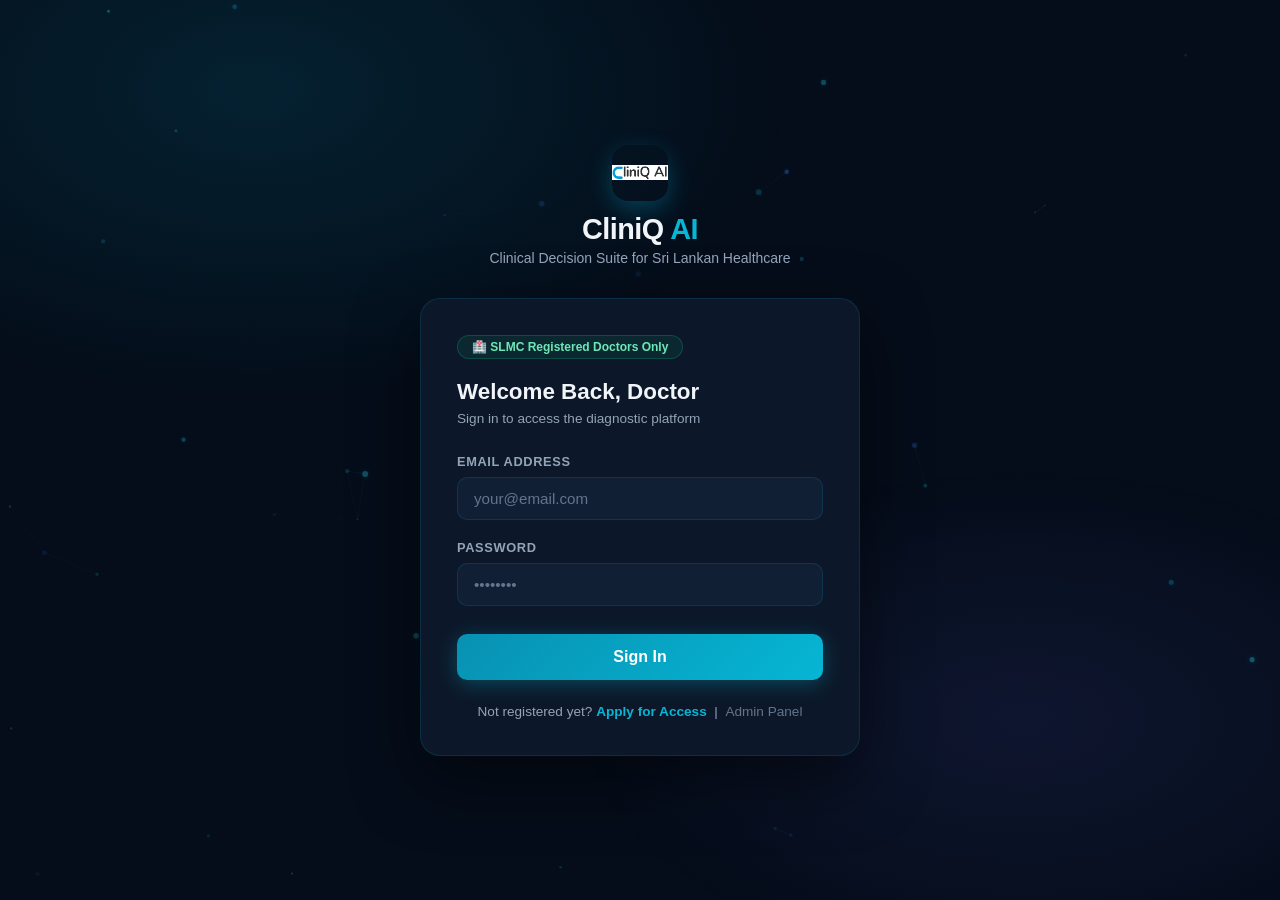
<file: static/login.html>
<!DOCTYPE html>
<html lang="en">
<head>
    <meta charset="UTF-8">
    <meta name="viewport" content="width=device-width, initial-scale=1.0">
    <title>CliniQ AI — Doctor Login</title>
    <meta name="description" content="Secure login portal for SLMC-registered doctors on the CliniQ AI Medical Diagnostic Platform.">
    <link rel="preconnect" href="https://fonts.googleapis.com">
    <link rel="preconnect" href="https://fonts.gstatic.com" crossorigin>
    <link href="https://fonts.googleapis.com/css2?family=Plus+Jakarta+Sans:wght@300;400;500;600;700;800&family=JetBrains+Mono:wght@400;500;600&display=swap" rel="stylesheet">
    <script src="/static/clinical_3d.js"></script>
    <style>
        *, *::before, *::after { box-sizing: border-box; margin: 0; padding: 0; }

        :root {
            --bg-deep:      #050d1a;
            --bg-panel:     #0c1829;
            --bg-card:      #111f35;
            --border:       rgba(6,182,212,0.15);
            --accent:       #06b6d4;
            --accent-light: #67e8f9;
            --accent-dark:  #0891b2;
            --success:      #10b981;
            --danger:       #ef4444;
            --warning:      #f59e0b;
            --text-primary: #f1f5f9;
            --text-secondary: #94a3b8;
            --text-muted:   #64748b;
        }

        body {
            font-family: 'Inter', sans-serif;
            background: var(--bg-deep);
            color: var(--text-primary);
            min-height: 100vh;
            display: flex;
            align-items: center;
            justify-content: center;
            overflow: hidden;
        }

        /* Background mesh */
        body::before {
            content: '';
            position: fixed; inset: 0;
            background:
                radial-gradient(ellipse 60% 50% at 20% 10%, rgba(6,182,212,0.12) 0%, transparent 70%),
                radial-gradient(ellipse 50% 40% at 80% 80%, rgba(99,102,241,0.10) 0%, transparent 70%);
            pointer-events: none;
        }

        .login-container {
            position: relative;
            width: 100%;
            max-width: 460px;
            width: 100%;
            max-width: 440px;
            animation: fadeUp 0.6s ease;
        }

        @keyframes fadeUp {
            from { opacity: 0; transform: translateY(24px); }
            to   { opacity: 1; transform: translateY(0); }
        }

        .logo-area {
            text-align: center;
            margin-bottom: 32px;
        }

        .logo-icon {
            width: 56px;
            height: 56px;
            border-radius: 16px;
            display: inline-flex;
            align-items: center;
            justify-content: center;
            margin-bottom: 12px;
            box-shadow: 0 8px 24px rgba(0, 210, 255, 0.25);
            overflow: hidden;
        }

        .logo-icon img {
            width: 100%;
            height: 100%;
            object-fit: contain;
        }

        .logo-area h1 {
            font-size: 1.8rem;
            font-weight: 700;
            letter-spacing: -0.5px;
        }

        .logo-area h1 span { color: var(--accent); }

        .logo-area p {
            font-size: 0.875rem; color: var(--text-secondary);
            margin-top: 4px;
        }

        .card {
            background: var(--bg-panel);
            border: 1px solid var(--border);
            border-radius: 20px;
            padding: 36px;
            box-shadow: 0 24px 64px rgba(0,0,0,0.5);
        }

        .card h2 {
            font-family: 'Outfit', sans-serif;
            font-size: 1.4rem; font-weight: 700;
            margin-bottom: 6px;
        }

        .card .subtitle {
            font-size: 0.85rem; color: var(--text-secondary);
            margin-bottom: 28px;
        }

        .form-group {
            margin-bottom: 20px;
        }

        label {
            display: block;
            font-size: 0.8rem; font-weight: 600;
            color: var(--text-secondary);
            text-transform: uppercase; letter-spacing: 0.05em;
            margin-bottom: 8px;
        }

        input {
            width: 100%;
            background: var(--bg-card);
            border: 1px solid var(--border);
            border-radius: 10px;
            padding: 12px 16px;
            font-size: 0.95rem;
            color: var(--text-primary);
            font-family: 'Inter', sans-serif;
            outline: none;
            transition: border-color 0.2s, box-shadow 0.2s;
        }

        input:focus {
            border-color: var(--accent);
            box-shadow: 0 0 0 3px rgba(6,182,212,0.15);
        }

        input::placeholder { color: var(--text-muted); }

        .btn-primary {
            width: 100%;
            padding: 14px;
            background: linear-gradient(135deg, var(--accent-dark), var(--accent));
            border: none; border-radius: 10px;
            font-size: 1rem; font-weight: 700;
            font-family: 'Outfit', sans-serif;
            color: white; cursor: pointer;
            transition: opacity 0.2s, transform 0.1s, box-shadow 0.2s;
            box-shadow: 0 4px 20px rgba(6,182,212,0.3);
            margin-top: 8px;
        }

        .btn-primary:hover { opacity: 0.92; transform: translateY(-1px); box-shadow: 0 6px 28px rgba(6,182,212,0.4); }
        .btn-primary:active { transform: translateY(0); }
        .btn-primary:disabled { opacity: 0.5; cursor: not-allowed; transform: none; }

        .alert {
            padding: 12px 16px;
            border-radius: 10px;
            font-size: 0.875rem;
            margin-bottom: 20px;
            display: none;
        }

        .alert.error   { background: rgba(239,68,68,0.12); border: 1px solid rgba(239,68,68,0.3); color: #fca5a5; }
        .alert.success { background: rgba(16,185,129,0.12); border: 1px solid rgba(16,185,129,0.3); color: #6ee7b7; }
        .alert.info    { background: rgba(6,182,212,0.12); border: 1px solid rgba(6,182,212,0.3); color: var(--accent-light); }
        .alert.show    { display: block; }

        .card-footer {
            text-align: center;
            margin-top: 24px;
            font-size: 0.85rem;
            color: var(--text-secondary);
        }

        .card-footer a {
            color: var(--accent);
            text-decoration: none;
            font-weight: 600;
        }

        .card-footer a:hover { text-decoration: underline; }

        .slmc-badge {
            display: inline-block;
            background: rgba(16,185,129,0.1);
            border: 1px solid rgba(16,185,129,0.25);
            border-radius: 20px;
            padding: 4px 14px;
            font-size: 0.75rem; font-weight: 600;
            color: #6ee7b7;
            margin-bottom: 20px;
        }

        .spinner {
            display: inline-block;
            width: 18px; height: 18px;
            border: 2px solid rgba(255,255,255,0.3);
            border-top-color: white;
            border-radius: 50%;
            animation: spin 0.7s linear infinite;
            vertical-align: middle; margin-right: 8px;
        }

        @keyframes spin { to { transform: rotate(360deg); } }
    </style>
</head>
<body>
    <div class="login-container">
        <div class="logo-area">
            <div class="logo-icon">
                <img src="/static/Logo.png" alt="CliniQ AI Logo" class="brand-logo-img">
            </div>
            <h1>CliniQ <span>AI</span></h1>
            <p>Clinical Decision Suite for Sri Lankan Healthcare</p>
        </div>

        <div class="card">
            <div class="slmc-badge">🏥 SLMC Registered Doctors Only</div>
            <h2>Welcome Back, Doctor</h2>
            <p class="subtitle">Sign in to access the diagnostic platform</p>

            <div class="alert" id="login-alert"></div>

            <form id="login-form">
                <div class="form-group">
                    <label for="email">Email Address</label>
                    <input type="email" id="email" name="email" placeholder="your@email.com" required autocomplete="email">
                </div>
                <div class="form-group">
                    <label for="password">Password</label>
                    <input type="password" id="password" name="password" placeholder="••••••••" required autocomplete="current-password">
                </div>
                <button type="submit" class="btn-primary" id="login-btn">Sign In</button>
            </form>

            <div class="card-footer">
                Not registered yet? <a href="/register.html">Apply for Access</a>
                &nbsp;|&nbsp;
                <a href="/admin.html" style="color: var(--text-muted); font-weight: 500;">Admin Panel</a>
            </div>
        </div>
    </div>

    <script>
        // Redirect if already logged in
        if (localStorage.getItem("cliniq_token")) {
            window.location.href = "/";
        }

        const form = document.getElementById("login-form");
        const alert = document.getElementById("login-alert");
        const btn   = document.getElementById("login-btn");

        function showAlert(msg, type = "error") {
            alert.textContent = msg;
            alert.className = `alert ${type} show`;
        }

        form.addEventListener("submit", async (e) => {
            e.preventDefault();
            btn.disabled = true;
            btn.innerHTML = '<span class="spinner"></span>Signing in...';
            alert.className = "alert";

            const email    = document.getElementById("email").value.trim();
            const password = document.getElementById("password").value;

            try {
                const res = await fetch("/api/auth/login", {
                    method: "POST",
                    headers: { "Content-Type": "application/json" },
                    body: JSON.stringify({ email, password })
                });

                const data = await res.json();

                if (res.ok) {
                    localStorage.setItem("cliniq_token", data.access_token);
                    localStorage.setItem("cliniq_doctor", JSON.stringify(data.doctor));
                    showAlert("Login successful! Redirecting...", "success");
                    const targetUrl = (data.doctor && data.doctor.role === "ADMIN") ? "/admin.html" : "/";
                    setTimeout(() => window.location.href = targetUrl, 800);
                } else {
                    const detail = data.detail;
                    const msg = typeof detail === "object" ? detail.message : detail;
                    showAlert(msg || "Login failed. Please check your credentials.");
                    btn.disabled = false;
                    btn.textContent = "Sign In";
                }
            } catch (err) {
                showAlert("Network error. Please ensure the server is running.");
                btn.disabled = false;
                btn.textContent = "Sign In";
            }
        });
    </script>
</body>
</html>
</file>
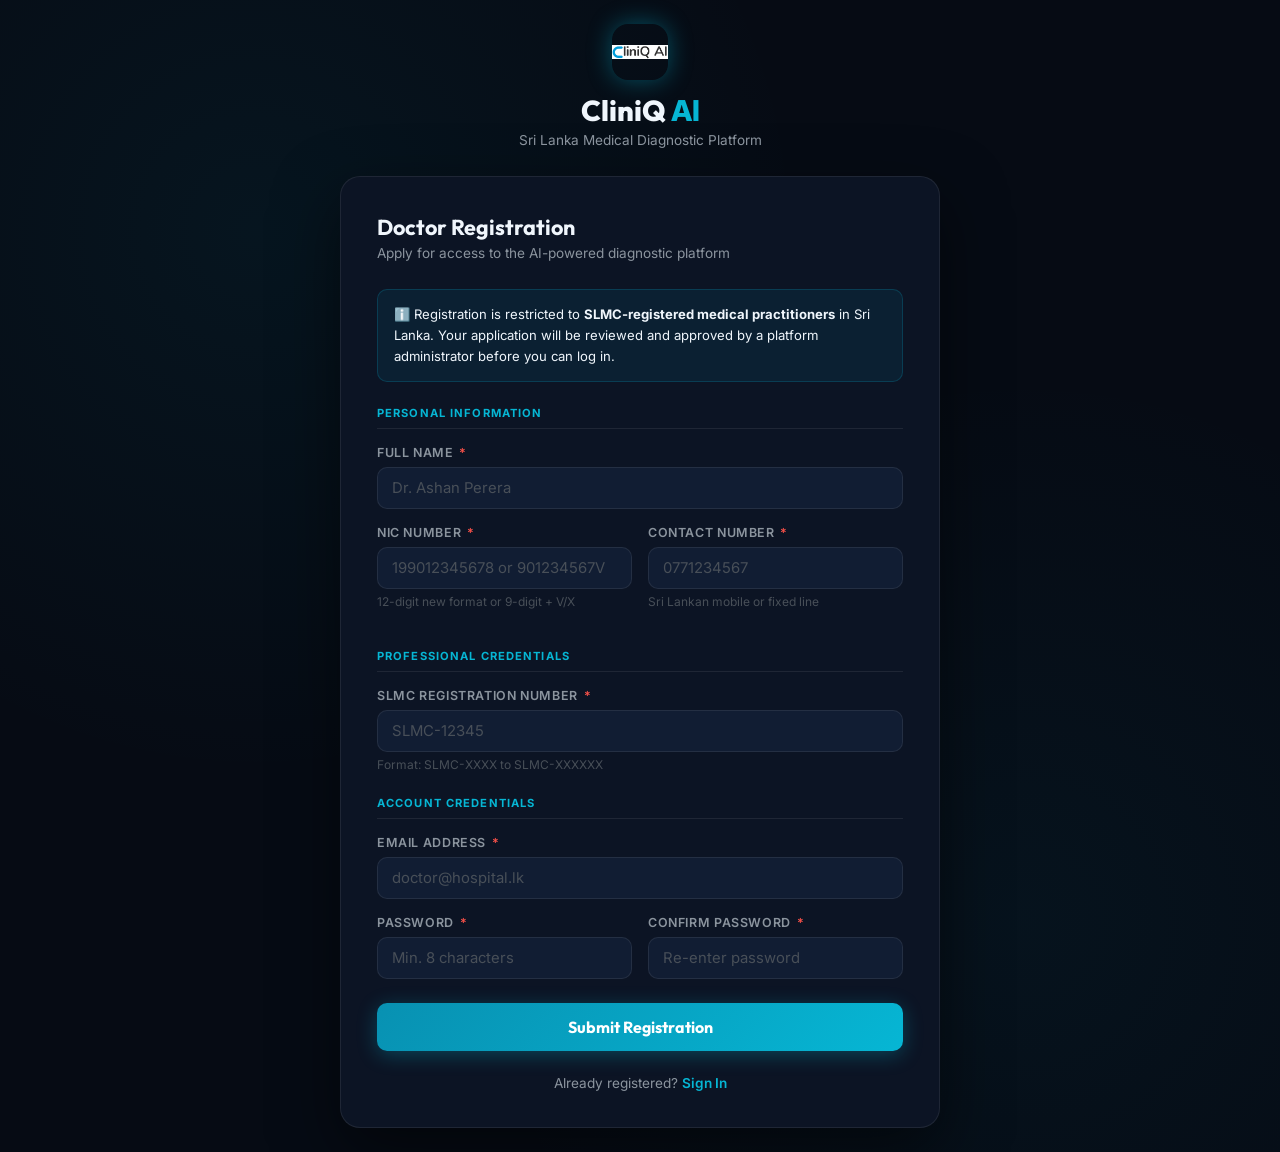
<file: static/register.html>
<!DOCTYPE html>
<html lang="en">
<head>
    <meta charset="UTF-8">
    <meta name="viewport" content="width=device-width, initial-scale=1.0">
    <title>Doctor Registration — CliniQ AI</title>
    <link rel="icon" type="image/png" href="/static/Logo.png">
    <meta name="description" content="Register as an SLMC-verified doctor on the CliniQ AI Medical Diagnostic Platform.">
    <link rel="preconnect" href="https://fonts.googleapis.com">
    <link rel="preconnect" href="https://fonts.gstatic.com" crossorigin>
    <link href="https://fonts.googleapis.com/css2?family=Outfit:wght@300;400;500;600;700;800&family=Inter:wght@300;400;500;600;700&display=swap" rel="stylesheet">
    <style>
        :root {
            --bg-base: #060b14;
            --bg-panel: #0c1424;
            --bg-card: #111d33;
            --bg-card-hover: #162540;
            --accent: #06b6d4;
            --accent-dark: #0891b2;
            --accent-glow: rgba(6,182,212,0.18);
            --border: rgba(255,255,255,0.08);
            --border-focus: #06b6d4;
            --text-primary: #f0f6fc;
            --text-secondary: #8b949e;
            --text-muted: #484f58;
            --danger: #f85149;
            --success: #3fb950;
            --warning: #d29922;
        }

        * { margin: 0; padding: 0; box-sizing: border-box; font-family: 'Inter', sans-serif; }

        body {
            background-color: var(--bg-base);
            color: var(--text-primary);
            min-height: 100vh;
            display: flex;
            align-items: center;
            justify-content: center;
            padding: 24px;
            background-image: 
                radial-gradient(circle at 20% 20%, rgba(6,182,212,0.06) 0%, transparent 40%),
                radial-gradient(circle at 80% 80%, rgba(8,145,178,0.06) 0%, transparent 40%);
        }

        .container {
            width: 100%; max-width: 600px;
            animation: fadeUp 0.5s ease;
        }

        @keyframes fadeUp {
            from { opacity: 0; transform: translateY(20px); }
            to   { opacity: 1; transform: translateY(0); }
        }

        .logo-area {
            text-align: center; margin-bottom: 28px;
        }

        .logo-icon {
            width: 56px; height: 56px;
            border-radius: 16px;
            display: inline-flex; align-items: center; justify-content: center;
            margin-bottom: 12px;
            box-shadow: 0 0 24px rgba(6,182,212,0.4);
            overflow: hidden;
        }

        .logo-icon img {
            width: 100%;
            height: 100%;
            object-fit: contain;
        }

        .logo-area h1 {
            font-family: 'Outfit', sans-serif;
            font-size: 1.8rem; font-weight: 800;
        }

        .logo-area h1 span { color: var(--accent); }
        .logo-area p { font-size: 0.85rem; color: var(--text-secondary); margin-top: 4px; }

        .card {
            background: var(--bg-panel);
            border: 1px solid var(--border);
            border-radius: 20px;
            padding: 36px;
            box-shadow: 0 24px 64px rgba(0,0,0,0.5);
        }

        .card-header { margin-bottom: 28px; }
        .card-header h2 {
            font-family: 'Outfit', sans-serif;
            font-size: 1.35rem; font-weight: 700;
        }
        .card-header p { font-size: 0.85rem; color: var(--text-secondary); margin-top: 4px; }

        .section-label {
            font-size: 0.7rem; font-weight: 700;
            text-transform: uppercase; letter-spacing: 0.1em;
            color: var(--accent);
            margin: 24px 0 16px;
            padding-bottom: 8px;
            border-bottom: 1px solid var(--border);
        }

        .form-row { display: grid; grid-template-columns: 1fr 1fr; gap: 16px; }

        .form-group { margin-bottom: 16px; }

        label {
            display: block;
            font-size: 0.78rem; font-weight: 600;
            color: var(--text-secondary);
            text-transform: uppercase; letter-spacing: 0.05em;
            margin-bottom: 7px;
        }

        label .required { color: var(--danger); margin-left: 2px; }

        input {
            width: 100%;
            background: var(--bg-card);
            border: 1px solid var(--border);
            border-radius: 10px;
            padding: 11px 14px;
            font-size: 0.93rem;
            color: var(--text-primary);
            font-family: 'Inter', sans-serif;
            outline: none;
            transition: border-color 0.2s, box-shadow 0.2s;
        }

        input:focus {
            border-color: var(--accent);
            box-shadow: 0 0 0 3px rgba(6,182,212,0.15);
        }

        input.valid   { border-color: var(--success); }
        input.invalid { border-color: var(--danger); }
        input::placeholder { color: var(--text-muted); }

        .field-hint {
            font-size: 0.75rem; color: var(--text-muted);
            margin-top: 5px;
        }

        .field-error {
            font-size: 0.75rem; color: #fca5a5;
            margin-top: 5px; display: none;
        }

        .field-error.show { display: block; }

        .field-ok {
            font-size: 0.75rem; color: #6ee7b7;
            margin-top: 5px; display: none;
        }

        .field-ok.show { display: block; }

        .alert {
            padding: 14px 16px;
            border-radius: 10px;
            font-size: 0.875rem;
            margin-bottom: 20px;
            display: none;
            line-height: 1.5;
        }

        .alert.error   { background: rgba(239,68,68,0.12); border: 1px solid rgba(239,68,68,0.3); color: #fca5a5; }
        .alert.success { background: rgba(16,185,129,0.12); border: 1px solid rgba(16,185,129,0.3); color: #6ee7b7; }
        .alert.show    { display: block; }

        .btn-primary {
            width: 100%;
            padding: 14px;
            background: linear-gradient(135deg, var(--accent-dark), var(--accent));
            border: none; border-radius: 10px;
            font-size: 1rem; font-weight: 700;
            font-family: 'Outfit', sans-serif;
            color: white; cursor: pointer;
            transition: opacity 0.2s, transform 0.1s, box-shadow 0.2s;
            box-shadow: 0 4px 20px rgba(6,182,212,0.3);
            margin-top: 8px;
        }

        .btn-primary:hover { opacity: 0.92; transform: translateY(-1px); }
        .btn-primary:active { transform: translateY(0); }
        .btn-primary:disabled { opacity: 0.5; cursor: not-allowed; transform: none; }

        .card-footer {
            text-align: center; margin-top: 24px;
            font-size: 0.85rem; color: var(--text-secondary);
        }

        .card-footer a { color: var(--accent); text-decoration: none; font-weight: 600; }

        .spinner {
            display: inline-block;
            width: 18px; height: 18px;
            border: 2px solid rgba(255,255,255,0.3);
            border-top-color: white;
            border-radius: 50%;
            animation: spin 0.7s linear infinite;
            vertical-align: middle; margin-right: 8px;
        }

        @keyframes spin { to { transform: rotate(360deg); } }

        .info-box {
            background: rgba(6,182,212,0.08);
            border: 1px solid rgba(6,182,212,0.2);
            border-radius: 10px;
            padding: 14px 16px;
            font-size: 0.82rem;
            color: var(--accent-light);
            margin-bottom: 24px;
            line-height: 1.6;
        }

        @media (max-width: 520px) {
            .form-row { grid-template-columns: 1fr; }
            .card { padding: 24px; }
        }
    </style>
</head>
<body>
    <div class="container">
        <div class="logo-area">
            <div class="logo-icon">
                <img src="/static/Logo.png" alt="CliniQ AI Logo" class="brand-logo-img">
            </div>
            <h1>CliniQ <span>AI</span></h1>
            <p>Sri Lanka Medical Diagnostic Platform</p>
        </div>

        <div class="card">
            <div class="card-header">
                <h2>Doctor Registration</h2>
                <p>Apply for access to the AI-powered diagnostic platform</p>
            </div>

            <div class="info-box">
                ℹ️ Registration is restricted to <strong>SLMC-registered medical practitioners</strong> in Sri Lanka.
                Your application will be reviewed and approved by a platform administrator before you can log in.
            </div>

            <div class="alert" id="reg-alert"></div>

            <form id="reg-form" novalidate>
                <div class="section-label">Personal Information</div>

                <div class="form-group">
                    <label for="full_name">Full Name <span class="required">*</span></label>
                    <input type="text" id="full_name" placeholder="Dr. Ashan Perera" required>
                    <div class="field-error" id="err-full_name">Full name must be at least 3 characters.</div>
                </div>

                <div class="form-row">
                    <div class="form-group">
                        <label for="nic">NIC Number <span class="required">*</span></label>
                        <input type="text" id="nic" placeholder="199012345678 or 901234567V" required>
                        <div class="field-hint">12-digit new format or 9-digit + V/X</div>
                        <div class="field-error" id="err-nic"></div>
                        <div class="field-ok" id="ok-nic"></div>
                    </div>
                    <div class="form-group">
                        <label for="phone">Contact Number <span class="required">*</span></label>
                        <input type="tel" id="phone" placeholder="0771234567" required>
                        <div class="field-hint">Sri Lankan mobile or fixed line</div>
                        <div class="field-error" id="err-phone">Use format: 07XXXXXXXX</div>
                    </div>
                </div>

                <div class="section-label">Professional Credentials</div>

                <div class="form-group">
                    <label for="slmc_number">SLMC Registration Number <span class="required">*</span></label>
                    <input type="text" id="slmc_number" placeholder="SLMC-12345" required maxlength="12">
                    <div class="field-hint">Format: SLMC-XXXX to SLMC-XXXXXX</div>
                    <div class="field-error" id="err-slmc">Invalid SLMC format. Use SLMC-XXXXX (4–6 digits).</div>
                    <div class="field-ok" id="ok-slmc">Valid SLMC number format</div>
                </div>

                <div class="section-label">Account Credentials</div>

                <div class="form-group">
                    <label for="email">Email Address <span class="required">*</span></label>
                    <input type="email" id="email" placeholder="doctor@hospital.lk" required>
                    <div class="field-error" id="err-email">Please enter a valid email address.</div>
                </div>

                <div class="form-row">
                    <div class="form-group">
                        <label for="password">Password <span class="required">*</span></label>
                        <input type="password" id="password" placeholder="Min. 8 characters" required>
                        <div class="field-error" id="err-password">Password must be at least 8 characters.</div>
                    </div>
                    <div class="form-group">
                        <label for="confirm_password">Confirm Password <span class="required">*</span></label>
                        <input type="password" id="confirm_password" placeholder="Re-enter password" required>
                        <div class="field-error" id="err-confirm">Passwords do not match.</div>
                    </div>
                </div>

                <button type="submit" class="btn-primary" id="reg-btn">Submit Registration</button>
            </form>

            <div class="card-footer">
                Already registered? <a href="/login.html">Sign In</a>
            </div>
        </div>
    </div>

    <script>
        const slmcPattern = /^SLMC[-\/]\d{4,6}$/i;
        const nicOld = /^\d{9}[VXvx]$/;
        const nicNew = /^\d{12}$/;
        const phonePattern = /^(\+94|0)[0-9]{9}$/;

        function showFieldError(id, show) {
            const el = document.getElementById('err-' + id);
            if (el) el.className = show ? 'field-error show' : 'field-error';
        }

        function showFieldOk(id, show) {
            const el = document.getElementById('ok-' + id);
            if (el) el.className = show ? 'field-ok show' : 'field-ok';
        }

        // Live SLMC validation
        document.getElementById('slmc_number').addEventListener('input', function() {
            const val = this.value.trim().toUpperCase();
            this.value = val;
            if (val.length > 3) {
                const valid = slmcPattern.test(val);
                showFieldError('slmc', !valid);
                showFieldOk('slmc', valid);
                this.className = valid ? 'valid' : 'invalid';
            }
        });

        // Live NIC validation
        document.getElementById('nic').addEventListener('input', function() {
            const val = this.value.trim().toUpperCase();
            if (nicOld.test(val) || nicNew.test(val)) {
                const doy = nicNew.test(val) ? parseInt(val.substring(4, 7)) : parseInt(val.substring(2, 5));
                const gender = doy > 500 ? '♀ Female' : '♂ Male';
                document.getElementById('ok-nic').textContent = `Valid NIC — ${gender}`;
                showFieldOk('nic', true);
                showFieldError('nic', false);
                this.className = 'valid';
            } else if (val.length >= 10) {
                document.getElementById('err-nic').textContent = 'Invalid NIC format.';
                showFieldError('nic', true);
                showFieldOk('nic', false);
                this.className = 'invalid';
            }
        });

        // Password confirmation
        document.getElementById('confirm_password').addEventListener('input', function() {
            const match = this.value === document.getElementById('password').value;
            showFieldError('confirm', !match && this.value.length > 0);
            this.className = match ? 'valid' : '';
        });

        const form = document.getElementById('reg-form');
        const alertEl = document.getElementById('reg-alert');
        const btn = document.getElementById('reg-btn');

        function showAlert(msg, type = 'error') {
            alertEl.textContent = msg;
            alertEl.className = `alert ${type} show`;
        }

        form.addEventListener('submit', async (e) => {
            e.preventDefault();

            const full_name      = document.getElementById('full_name').value.trim();
            const slmc_number    = document.getElementById('slmc_number').value.trim().toUpperCase();
            const nic            = document.getElementById('nic').value.trim().toUpperCase();
            const phone          = document.getElementById('phone').value.trim();
            const email          = document.getElementById('email').value.trim();
            const password       = document.getElementById('password').value;
            const confirm_password = document.getElementById('confirm_password').value;

            // Client-side validation
            if (full_name.length < 3) { showAlert('Full name must be at least 3 characters.'); return; }
            if (!slmcPattern.test(slmc_number)) { showAlert('Invalid SLMC number format. Use SLMC-XXXXX.'); return; }
            if (!nicOld.test(nic) && !nicNew.test(nic)) { showAlert('Invalid NIC format. Use 12-digit or 9-digit+V/X format.'); return; }
            if (!phonePattern.test(phone.replace(/[\s\-]/g, ''))) { showAlert('Invalid phone number. Use Sri Lankan format: 07XXXXXXXX.'); return; }
            if (password.length < 8) { showAlert('Password must be at least 8 characters.'); return; }
            if (password !== confirm_password) { showAlert('Passwords do not match.'); return; }

            btn.disabled = true;
            btn.innerHTML = '<span class="spinner"></span>Submitting...';
            alertEl.className = 'alert';

            try {
                const res = await fetch('/api/auth/register', {
                    method: 'POST',
                    headers: { 'Content-Type': 'application/json' },
                    body: JSON.stringify({ full_name, slmc_number, nic, phone, email, password, confirm_password })
                });

                const data = await res.json();

                if (res.ok) {
                    alertEl.innerHTML = `
                        <strong>✅ Registration Submitted Successfully!</strong><br>
                        ${data.message}
                    `;
                    alertEl.className = 'alert success show';
                    btn.innerHTML = 'Registration Submitted';
                    form.reset();
                } else {
                    const detail = data.detail;
                    const msg = typeof detail === 'object' ? detail.message : detail;
                    showAlert(msg || 'Registration failed. Please try again.');
                    btn.disabled = false;
                    btn.textContent = 'Submit Registration';
                }
            } catch (err) {
                showAlert('Network error. Please ensure the server is running.');
                btn.disabled = false;
                btn.textContent = 'Submit Registration';
            }
        });
    </script>
</body>
</html>
</file>
